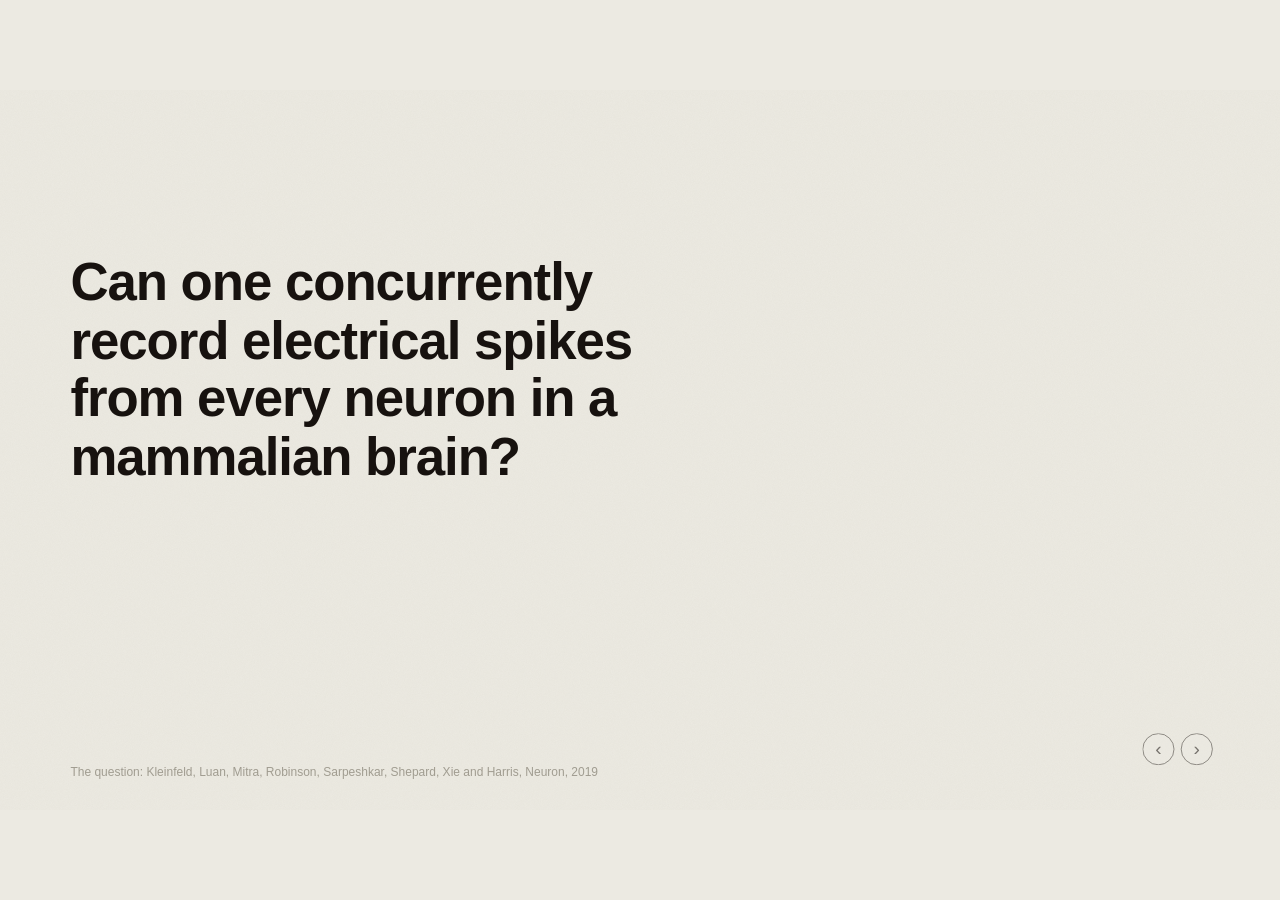
<file: index.html>
<!DOCTYPE html>
<html lang="en"><head><meta charset="utf-8"><meta name="viewport" content="width=device-width,initial-scale=1">
<title>Every neuron</title>
<link rel="icon" href="data:,">
<link rel="stylesheet" href="deck.css?v=33">
<script defer src="app.js?v=2"></script>
<script defer src="semester.js?v=11"></script>
</head>
<body>
<main id="stage">

<!-- 1 · Cover (two states: the 2019 question, then "in the age of AI") -->
<section class="slide cover ask active" data-sec="0" data-notes="The title of this talk is somebody else's question. In 2019, Lan Luan, Chong Xie and their colleagues asked in Neuron: can one concurrently record electrical spikes from every neuron in a mammalian brain? Their answer was that physics allows it. [next] We want to ask it again, seven years later, with one thing added: in the age of AI. The drawing is one neuron, by Cajal. Our names come up with the second line: this is joint work with Weinan.">
  <h1>Can one concurrently record electrical spikes from every neuron in a mammalian brain?</h1>
  <div class="build" data-steps>
    <i class="on"></i>
    <div class="ai">
      <p class="age">In the age of AI.</p>
      <p class="who">Weinan Wang · Howard Wang</p>
      <img class="lit" src="assets/art/cajal/ammon_pyramidal_light.png?v=3" alt="A single neuron drawn by Santiago Ramón y Cajal, shown light on dark">
      <p class="credit">Drawing: Santiago Ramón y Cajal · scan: Wellcome Collection, CC BY 4.0</p>
    </div>
  </div>
  <p class="src">The question: Kleinfeld, Luan, Mitra, Robinson, Sarpeshkar, Shepard, Xie and Harris, Neuron, 2019</p>
</section>

<!-- 2 · Two sides of one coin (draft of Howard's transition; five steps) -->
<section class="slide coin" data-sec="1" data-notes="Before the question, meet our big sister. Neuroengineering and artificial intelligence are two sides of one coin, and the coin is intelligence. They started in the same place, with the same people. Alan Turing asked in 1950 whether machines can think, and two years earlier he had sketched machines built from neuron-like units that learn. John von Neumann wrote the first design of a modern computer in 1945 in the language of neurons, and his last book was called The Computer and the Brain. For them it was one question. [next] Then it became two fields. On the left, ours: we go into the brain itself and see what is happening. On the right, AI: it takes what we know and builds intelligence from it. [next] They still share a unit. Ours is the neuron. Theirs is the artificial neuron, borrowed in 1943. [next] Here is where the big sister is far ahead. In an AI model every unit can be read and written at any moment. In a brain we read a few thousand neurons at once, out of 86 billion. What AI has for free is exactly what our title asks for. [next] And she is moving faster. Our count has doubled every 7.4 years. Hers doubles in months. The rest of this talk is about closing that gap, with her help. [Howard: a draft of your idea. Check the two history lines; the months figure for AI needs a source.]">
  <div class="sides"></div>
  <p class="seam top">Two sides of one coin: intelligence</p>
  <div class="pairs build" data-steps>
    <div class="pair origin on">
      <div><span><small>Alan Turing · 1950</small><q>Can machines think?</q><em>In 1948 he sketched machines made of neuron-like units that learn.</em></span><img src="assets/art/people/turing_1951.jpg?v=1" alt="Alan Turing, photographed in 1951"></div>
      <div><img src="assets/art/people/von_neumann_lanl.jpg?v=1" alt="John von Neumann, photographed at Los Alamos"><span><small>John von Neumann · 1958</small><q>The Computer and the Brain</q><em>In 1945 he described the logic of the first stored-program computer with model neurons.</em></span></div>
    </div>
    <div class="pair head">
      <div><h2>Neuroengineering</h2><p>Go into the brain itself, and see what is happening.</p></div>
      <div><h2>Artificial intelligence</h2><p>Take what we know, and build intelligence from it.</p></div>
    </div>
    <div class="pair"><div>The neuron</div><b>The unit</b><div>The artificial neuron, borrowed in 1943</div></div>
    <div class="pair"><div>A few thousand at once, out of 86 billion</div><b>What we can reach</b><div>Every unit, read and written, at any moment</div></div>
    <div class="pair"><div>Twice as many every 7.4 years</div><b>The pace</b><div>Twice as much every few months</div></div>
  </div>
  <p class="credit">Photographs: Turing by Elliott &amp; Fry, 1951, public domain · von Neumann, Los Alamos National Laboratory</p>
</section>

<!-- 3 · The frontier (four steps) -->
<section class="slide bleed" data-sec="1" data-notes="This is what each step outward has bought. Across is how many neurons we read, up is how many we write. By 2006: cochlear implants let people hear, from the 1980s; deep brain stimulation steadies a tremor, 1997; and a paralysed man moves a cursor, 2006. [next] By 2016: a robotic arm, 2012; an implant that stops a seizure as it starts, 2013; touch felt through a robotic hand, 2016. [next] Today: letters seen as points of light, 2021; walking again with a bridge from brain to spinal cord, 2023; speech at about 60 words a minute, 2023; and people playing chess, Civilization and Counter-Strike with an implant, from 2024. [next] And beyond the line: talking at full speed, moving the whole body, natural vision, memory in Alzheimer's, and at the far end sharing a thought and uploading a memory. Nothing on the right exists. Every item on it needs more neurons, read and written. The placement of the points is illustrative.">
  <div class="frames" data-steps>
    <img class="on" src="assets/plots/frontier_1.svg?v=17" alt="What brain interfaces could do by 2006: hear again, steady a tremor, move a cursor. Axes: neurons we read, neurons we write.">
    <img src="assets/plots/frontier_2.svg?v=17" alt="By 2016: stop a seizure as it starts, feel touch through a robotic hand, move a robotic arm.">
    <img src="assets/plots/frontier_3.svg?v=17" alt="Today: see letters as points of light, walk again, play video games, speak in sentences.">
    <img src="assets/plots/frontier_4.svg?v=17" alt="The future, not reached yet: talk at full speed, move the whole body again, see naturally again, restore memory in Alzheimer's, share a thought brain to brain, upload our memories.">
  </div>
</section>

<!-- 4 · How far along (four steps) -->
<section class="slide bleed" data-sec="1" data-notes="How far along are we. The scale is logarithmic: each step up is a thousand times more, and on this scale a steady doubling is a straight line. On the right is a ladder of brains for scale: one neuron, a worm with 302, a fruit fly with 140,000, a mouse with 71 million, and us with 86 billion. Dark dots are neurons recorded at once with electrodes, green dots optical, red squares electrode channels. The blue diamond is our system: 5,376 channels, more than a worm and less than a fly. From one neuron in 1959 to here took 67 years: twelve doublings, one every 7.4 years. [next] To every neuron in a human brain is 24 more doublings. At the same pace, straight on, we arrive in 2203. [next] To arrive in 2050 the line has to bend: each doubling faster than the last, one a year on average. [next] People in AI talk about 2030 for what their field will do. For us, 2030 means 24 doublings in four years: one every two months on average. A straight line cannot get there. The doubling time itself has to shrink, generation after generation, and that only happens if each generation is built from the last one: the same chip, the same head, eight times over, as 4K goes to 32K. That is the foundation we are building. These curves are not forecasts. They show what each date would demand.">
  <div class="frames" data-steps>
    <img class="on" src="assets/plots/scaling_1.svg?v=20" alt="Neurons or channels recorded at once, by year, on a logarithmic scale. From one neuron in 1959 to 5,376 channels in 2026: twelve doublings in 67 years.">
    <img src="assets/plots/scaling_2.svg?v=20" alt="24 more doublings to the 86 billion neurons of a human brain. At the historical pace of one every 7.4 years: 2203.">
    <img src="assets/plots/scaling_3.svg?v=20" alt="One doubling a year: 2050.">
    <img src="assets/plots/scaling_4.svg?v=20" alt="To arrive by 2030: one doubling every two months.">
  </div>
</section>

<!-- 5 · Eight steps of x8 (four steps) -->
<section class="slide bleed" data-sec="1" data-notes="So how do we get 24 doublings? Count them another way. One of our heads records 4,096 channels. Multiply by eight, eight times, and you are at every neuron in a human brain: 4,096 times eight to the eighth is 69 billion, and 86 billion is just above it. So the whole road is eight steps of times eight. The fly brain sits between the first and second step, the mouse brain between the fourth and fifth. [next] The first step is the one we designed this semester: one head to eight heads, 4K to 32K. It is the same chip and the same head, eight times over. [next] Each step runs into a different limit. The first one we know, because we are in it: 64 bonds made by hand. The next is the probe itself: today's threads end near a hundred thousand channels. After that come the problems the 2019 paper listed: data, insertion, power, tissue, lifetime. Only the first is measured; the rest is our reading. [Howard: correct these labels.] [next] And here is the point. If every step takes as long as the one before, we are back on the straight line. Each step has to take less time than the last. That only happens when a step reuses what the step before it built, and when the loops inside a step turn fast. The rest of the talk is about those two things. The 22 percent on this picture is only there to draw it; it is not a measurement.">
  <div class="frames" data-steps>
    <img class="on" src="assets/plots/steps8_1.svg?v=10" alt="A staircase on a logarithmic scale: from one head with 4,096 recording channels, eight steps of times eight reach 69 billion, just under the 86 billion neurons of a human brain.">
    <img src="assets/plots/steps8_2.svg?v=10" alt="The first step, from one head to eight heads, is highlighted: it is designed.">
    <img src="assets/plots/steps8_3.svg?v=10" alt="Beside each step, the limit we expect there: 64 bonds by hand; today's threads end near 100,000; data; insertion; power; tissue; lifetime; a human brain.">
    <img src="assets/plots/steps8_4.svg?v=10" alt="The same eight steps drawn against time, each step shorter than the one before.">
  </div>
</section>

<!-- 6 · Eight steps, each faster (statement; moved here from the end on 23 Nov) -->
<section class="slide closing" data-sec="1" data-notes="So that is the road. From one head to every neuron: eight steps of times eight. At the pace of history they take two centuries. They only fit in our lifetimes if each one is faster than the last. The rest of this talk is about how: first the principles we work by, then the system we built with them.">
  <div class="mid">
    <p class="dateline">From one head to every neuron</p>
    <p class="big fit">Eight steps. Each one faster than the last.</p>
    <img id="path" src="assets/plots/path.svg?v=9" alt="The path: 512, 4K now, 32K, 100K, a new probe, every neuron">
  </div>
  <img class="band" src="assets/art/cajal/retina_band_ink.png?v=4" alt="A row of many nerve cells of the retina, drawn in ink by Santiago Ramón y Cajal">
  <p class="credit">Drawing: Santiago Ramón y Cajal · scan: Wellcome Collection, CC BY 4.0</p>
</section>

<!-- 7 · Three principles -->
<section class="slide" data-sec="2" data-notes="So how do we work, when we know a much stronger AI is coming? Three principles. [next] One: make it fungible. Whatever we build today, a stronger AI that arrives next year should be able to pick up and use: the files, the tools, the fixtures. The work we lay down today has to stay useful. [next] Two: build with the next step in mind. Every design decision is also a decision about the step after this one. [next] Three: close the loop. Design, build and test have to be one loop, and our job is to make that loop turn faster every time.">
  <h1>Three principles for building with AI</h1>
  <ol class="rules three build" data-steps>
    <li class="on"><b>Make it fungible</b><span>What we build today, a much stronger AI should still be able to use.</span></li>
    <li><b>Build with the next step in mind</b><span>Each design is also a decision about the step after it.</span></li>
    <li><b>Close the loop</b><span>Design, build and test as one loop that turns faster every time.</span></li>
  </ol>
</section>

<!-- 8 · The caution: AI's work is still my work -->
<section class="slide" data-sec="2" data-notes="One caution before my own work, and it is about people, not machines. When someone hands me work that AI made, I get an uneasy feeling. I cannot tell how much they understand it, or how much care went into it. I think most of us feel this. And I have been on the other side. [Tell the fixture story here, out loud: I used AI to design a holder so the bonder's suction could grip the board, from photographs and the board's dimensions. I sent the file to a colleague who runs the mill and asked if it could be cut in aluminium. He helped, as he always does, and he also told me the file could not be milled as it was. I meant to make something easy. What I handed him was something that looked finished and that I did not fully understand, and an expert sees that at once.] So the rule I take from it: what AI makes for me is still my work. Before I hand it on, I should be able to explain it, and it should have been checked against how it will really be made. Otherwise I am passing my uncertainty to the next person, and they pay for it.">
  <div class="mid">
    <p class="dateline">One caution</p>
    <p class="big fit">AI's work is still my work.</p>
    <p class="sub">If I cannot explain it, the person I hand it to can tell.</p>
  </div>
</section>

<!-- 9 · Roadmap of Howard's part -->
<section class="slide" data-sec="2" data-notes="From here on it is mostly my own work: the 4K project. I want to show that it follows those three principles, so here is the road map, with each stop marked by the principle it shows. [next] First the system itself, part by part, from the probe to the computer. It is one chip repeated, and its host was built with eight ports from the start. [next] Then how the probe goes onto the chip. The next step leaves only 1.1 millimetres for it, and today that work is done by hand. [next] Then what carries forward from 512 to 4K to 32K, and what does not. [next] And last the loops: how long one turn of design, fabrication and bonding takes, and what is still open. [Howard: a draft. Check which principle belongs to which stop.]">
  <h1>The 4K project, by the same three principles</h1>
  <div class="rm">
    <div class="row hd"><div></div><div><i>1</i>Make it fungible</div><div><i>2</i>Build with the next step in mind</div><div><i>3</i>Close the loop</div></div>
    <div class="rows build" data-steps>
      <div class="row on"><div class="what"><b>The system, part by part</b><span>from the probe to the computer</span></div><div class="c">one chip, repeated 8 and 64 times</div><div class="c">a host with eight ports from the start</div><div class="c">every board testable alone</div></div>
      <div class="row"><div class="what"><b>Probe onto chip</b><span>today, and the proposal</span></div><div class="c no">.</div><div class="c">it has to fit in 1.1 mm</div><div class="c">today it is done by hand</div></div>
      <div class="row"><div class="what"><b>What carries forward</b><span>512, 4K, 32K</span></div><div class="c">what is reused as it is, and what is not</div><div class="c no">.</div><div class="c no">.</div></div>
      <div class="row"><div class="what"><b>The loops, and what is open</b><span>design, fabrication, bonding</span></div><div class="c no">.</div><div class="c no">.</div><div class="c">the slowest loop sets the pace</div></div>
    </div>
  </div>
</section>

<!-- 10 · Draft marker -->
<section class="slide" data-sec="2" data-notes="[A note to ourselves, not for the audience.] From here on the slides are mostly AI-generated. The content is what I want to cover; the slides are not at the level I want and will change.">
  <div class="mid">
    <p class="dateline">Draft from here on</p>
    <p class="big fit">Mostly AI-generated.</p>
    <p class="sub">The content is what I want to cover. I am not satisfied with these slides yet, and they will change.</p>
  </div>
</section>

<!-- 11 · Four rules -->
<section class="slide draft" data-sec="2" data-notes="Four rules follow from that, and you will see each of them in the hardware. One: one part, repeated. The same chip eight times makes a head, and the same head eight times makes 32K. Two: one joint everywhere. Every board-to-board connection in the head is the same connector at the same height, so boards can be swapped and restacked. Three: build the next step's host first. The host board has had eight ports from the first version, although we only need one today. Four: every board can be tested alone. Each one ships in a frame with its own test points. And under all four: the design lives in files, so AI can turn the loop. The host board went through 26 versions in 20 days.">
  <h1>Four rules we design by</h1>
  <ol class="rules build" data-steps>
    <li class="on"><b>One part, repeated</b><span>The same chip × 8 is a head. The same head × 8 is 32K.</span></li>
    <li><b>One joint everywhere</b><span>Every board in the head meets the next through the same connector, at the same 1.5 mm.</span></li>
    <li><b>Build the next step's host first</b><span>The host board has had eight ports since its first version. Today we need one.</span></li>
    <li><b>Every board testable alone</b><span>Each board ships in a frame with its own test points, before it goes into a stack.</span></li>
  </ol>
  <p class="foot-note">And all of it lives in files, so AI can turn the loop: the host board went through 26 versions in 20 days.</p>
</section>

<!-- 12 · One chip to eight heads (three steps) -->
<section class="slide draft" data-sec="2" data-notes="What we built. One ASIC has 512 recording and 128 stimulation channels; that works on the bench today. [next] One head is a stack of boards carrying eight of the same ASIC: 4,096 recording, 1,024 stimulation. That is the 4K system, designed this semester. [next] Eight of the same head on one host board is 32,768 recording and 8,192 stimulation channels. Nothing in the third picture is a new part. That is what makes it one step of times eight and not a new project.">
  <h1>The same chip, eight times, and eight times again</h1>
  <div class="fill frames" data-steps>
    <img class="on" src="assets/plots/chips_1.svg?v=5" alt="One ASIC, 512 channels, working today.">
    <img src="assets/plots/chips_2.svg?v=5" alt="Times eight: one head of eight ASICs, 4,096 channels, designed this semester.">
    <img src="assets/plots/chips_3.svg?v=5" alt="Times eight again: eight heads, 64 ASICs, 32,768 channels, next.">
  </div>
</section>

<!-- 13 · 3D system -->
<section class="slide draft" data-sec="3" data-notes="The system in 3D, from the real board models. Eight heads, each on its own Micro-HDMI cable, into the HDMI Extension Board with the FPGA module, then PCI Express to the PC. Click a board to see what it does. The second view puts the heads on the animal.">
  <div class="row"><h1>The 4K head, and eight of them</h1>
    <div class="seg" id="approach"><button data-approach="custom" aria-pressed="true">System</button><button data-approach="head" aria-pressed="false">On the head</button></div></div>
  <div class="fill"><iframe id="overview-frame" data-src="assets/overview-3d/index.html?embed=1&amp;approach=custom" title="3D overview of the recording system" allow="fullscreen"></iframe></div>
</section>

<!-- 14 · Signal path -->
<section class="slide draft" data-sec="3" data-notes="Here is the path a signal takes, from the brain to the computer. I will go through it one part at a time, and for each part I will answer the same three questions: what it does, what we decided and why, and what happens to it at 32K. The row of names at the top of each slide is this path; the blue one is where we are.">
  <h1>From the brain to the computer, one part at a time</h1>
  <div class="fill"><img class="plot onpaper" src="assets/system/fig_data_path.svg?v=1" alt="The data path from the probe through the ASIC, the head boards, the cable and the host board to the computer"></div>
  <p class="foot-note">For each part: what it does · what we decided · what happens to it at 32K</p>
</section>

<!-- 15 · Part: probe -->
<section class="slide draft part" data-sec="3" data-notes="The first part is the probe. This is the SC512: four shanks, each 80 micrometres wide and about 7 millimetres long, 128 recording sites on each, 512 in all. Its back end has 512 pads on a 180 micrometre grid. We did not redesign it. One probe goes on each ASIC, so a head carries eight and the 32K system carries sixty-four. The picture also shows the ribbon cable that today sits between the probe and the chip; that is the next part. [Two more presses on this slide: the decision, then what happens at 32K.] Numbers, if asked: SC512 · 3.24 × 14.78 mm · shanks 80 µm wide, 7.12 mm long · 512 pads on a 16 × 32 grid at 180 µm.">
  <p class="chain"><b>Probe</b><span>Bond</span><span>ASIC</span><span>ASIC board</span><span>Power board</span><span>Frontend FPGA</span><span>Cable</span><span>Host board</span><span>PC</span></p>
  <h1>The probe</h1>
  <p class="does">512 recording sites on four flexible shanks.</p>
  <div class="fill two">
    <figure><img data-zoom class="onpaper" src="assets/system/all_parts_same_scale.png?v=1" alt="The SC512 probe, its ribbon cable and its holder drawn at the same scale"></figure>
    <div class="q build" data-steps>
      <i class="on"></i>
      <p class="dec">We kept the probe as it is. One for each chip.</p>
      <p class="at32"><span>At 32K</span>The same probe × 64</p>
    </div>
  </div>
</section>

<!-- 16 · Part: ASIC -->
<section class="slide draft part" data-sec="3" data-notes="The ASIC. One chip records 512 channels at 12 bits and 31.25 kilosamples per second each, and stimulates on 128 channels. Noise is 4 to 5 microvolts, power under 20 microwatts per channel, and the die is about 8 by 7 millimetres. This is the part we treat as fixed. Every other decision in the system is about how to repeat this chip: eight in a head, sixty-four at 32K. This photograph is our own, of one chip bonded on its board. [Two more presses on this slide: the decision, then what happens at 32K.] Numbers, if asked: 512 record · 128 stimulate · 12 bit · 31.25 kS/s per channel · 0.3 to 10 kHz · 4 to 5 µVrms · under 20 µW per channel · 8.1 × 7 mm.">
  <p class="chain"><span>Probe</span><span>Bond</span><b>ASIC</b><span>ASIC board</span><span>Power board</span><span>Frontend FPGA</span><span>Cable</span><span>Host board</span><span>PC</span></p>
  <h1>The ASIC</h1>
  <p class="does">512 channels to record, 128 to stimulate, on one chip.</p>
  <div class="fill two">
    <figure><img data-zoom src="assets/photos/bond_1.jpg" alt="Photograph of the ASIC wire-bonded onto its board"></figure>
    <div class="q build" data-steps>
      <i class="on"></i>
      <p class="dec">The chip is fixed. Everything else is built around repeating it.</p>
      <p class="at32"><span>At 32K</span>The same chip × 64</p>
    </div>
  </div>
</section>

<!-- 17 · Bonding today -->
<section class="slide draft" data-sec="3" data-notes="The other half is getting the probe onto the chip. This is how one probe goes onto one ASIC today. The counter is the wire bonder: five passes, 1,024 rivets, then the probe is flipped over the chip. For 4K that is eight times per head.">
  <h1>Probe onto chip, today</h1>
  <div class="fill"><iframe data-src="assets/bonding-steps/index.html?autoplay=1&amp;v=5" title="Probe bonding, step by step" allow="fullscreen"></iframe></div>
</section>

<!-- 18 · Part: the 1.1 mm -->
<section class="slide draft part" data-sec="3" data-notes="Why does the bonding have to change at all? Because of the stack. To fit eight ASICs on a head, the ASIC boards sit one above the other, 1.5 millimetres apart, joined by the same connector everywhere. The parts on the board above hang into that gap, so what is left above each ASIC board is about 1.1 millimetres. Today's build, with the ribbon, stands about 2.8. It does not fit. So the build has to change, and that is the proposal on the next slide.">
  <p class="chain"><span>Probe</span><b>Bond</b><span>ASIC</span><span>ASIC board</span><span>Power board</span><span>Frontend FPGA</span><span>Cable</span><span>Host board</span><span>PC</span></p>
  <h1>Why the bond has to change: 1.1 mm</h1>
  <div class="fill"><img class="plot onpaper" data-zoom src="assets/stack/asic_stack_side_v10.png" alt="Side view of two stacked ASIC boards: 0.8 mm boards, 1.5 mm to the next board, 1.1 mm of clearance for the ASIC die, its bonds and the probe"></div>
  <p class="nums">Boards 0.8 mm thick · 1.5 mm to the next board · 1.1 mm left above each ASIC board · today's build stands about 2.8 mm</p>
</section>

<!-- 19 · Proposal -->
<section class="slide draft" data-sec="3" data-notes="The 4K stack leaves only about 1.1 millimetres above each ASIC board. Today's build stands about 2.8. So the proposal is to put the probe directly on the ASIC: three wire-bonder passes instead of five, and it fits.">
  <h1>Proposal: probe directly on the ASIC</h1>
  <div class="fill duo">
    <figure><iframe data-src="assets/bond3d/index.html?clean=1&amp;mode=current&amp;epoxy=0" title="Today: ribbon between the ASIC and the probe"></iframe><figcaption><span>Today</span><b>5 passes · 2.8 mm</b></figcaption></figure>
    <figure><iframe data-src="assets/bond3d/index.html?clean=1&amp;mode=direct&amp;epoxy=0" title="Proposed: probe directly on the ASIC"></iframe><figcaption><span>Proposed</span><b>3 passes · 1.1 mm</b></figcaption></figure>
  </div>
</section>

<!-- 20 · Part: ASIC board -->
<section class="slide draft part" data-sec="3" data-notes="The ASIC board carries two ASICs. Four of these boards make a head: a bottom and a top board on each side. Two decisions here. First, the top and bottom boards share one layer stack, so they are made the same way. Second, the bottom board passes every supply rail straight up to the top board, so one port below feeds four ASICs. It is ten layers in 0.8 millimetres, which is at the edge of what the factory will do; they have not confirmed it yet. This board is designed and on hold, not ordered. [Howard: say why it is on hold.] [Two more presses on this slide: the decision, then what happens at 32K.] Numbers, if asked: V15 · 2 ASICs per board · 10 layers in 0.8 mm · 22.5 × 17.1 mm · designed, on hold, not ordered.">
  <p class="chain"><span>Probe</span><span>Bond</span><span>ASIC</span><b>ASIC board</b><span>Power board</span><span>Frontend FPGA</span><span>Cable</span><span>Host board</span><span>PC</span></p>
  <h1>The ASIC board</h1>
  <p class="does">Two chips and their probes on one board.</p>
  <div class="fill two">
    <figure><img data-zoom src="assets/system/asict_angled.jpg?v=1" alt="3D render of the ASIC board with its 80-pin connector"></figure>
    <div class="q build" data-steps>
      <i class="on"></i>
      <p class="dec">One design for the top and the bottom board. Power passes straight through.</p>
      <p class="at32"><span>At 32K</span>The same board × 32</p>
    </div>
  </div>
</section>

<!-- 21 · Part: power board -->
<section class="slide draft part" data-sec="3" data-notes="The power board, which we call the FPGA-LDO board. It takes 3.3 volts and makes the seven quiet supplies the ASICs need, plus plus and minus 8 volts for stimulation. Analog and digital ground meet at a single point. It sits in the middle of the head with two identical ports, one up and one down, each feeding four ASICs. We looked at two layouts. Option B split this into two smaller boards and was two grams lighter, but it needed at least 132 contacts through one connector and the connector family stops at 120. So Option A it is, and B was archived on 14 November. [Two more presses on this slide: the decision, then what happens at 32K.] Numbers, if asked: FPGA-LDO, Option A · layout V24 · 6 layers · 22.6 × 36.8 mm · two 80-pin ports · at the factory for review, not paid.">
  <p class="chain"><span>Probe</span><span>Bond</span><span>ASIC</span><span>ASIC board</span><b>Power board</b><span>Frontend FPGA</span><span>Cable</span><span>Host board</span><span>PC</span></p>
  <h1>The power board</h1>
  <p class="does">Quiet power for eight chips, from one 3.3 V supply.</p>
  <div class="fill two">
    <figure><img data-zoom class="onpaper" src="assets/system/ldo_angled.jpg?v=1" alt="3D render of the FPGA-LDO board with its board-to-board connectors"></figure>
    <div class="q build" data-steps>
      <i class="on"></i>
      <p class="dec">One board with two identical ports. The split version ran out of pins.</p>
      <p class="at32"><span>At 32K</span>The same board × 8</p>
    </div>
  </div>
</section>

<!-- 22 · Part: frontend FPGA -->
<section class="slide draft part" data-sec="3" data-notes="The frontend FPGA board. Each ASIC puts out eight data lines at 32 megahertz, so a head has sixty-four. An Artix-7 on the head captures all of them and sends them out as one serial lane at 3.125 gigabits per second. That is what lets a whole head leave on a single cable. It is fourteen layers on a board about 23 by 25 millimetres. The firmware has not been built yet: the design tools have never been run on it. [Howard: confirm the reason for putting the FPGA on the head.] [Two more presses on this slide: the decision, then what happens at 32K.] Numbers, if asked: V14 · Artix-7 (XC7A35T) · 14 layers · 22.6 × 25.5 mm · one lane at 3.125 Gb/s · at the factory for review, not paid.">
  <p class="chain"><span>Probe</span><span>Bond</span><span>ASIC</span><span>ASIC board</span><span>Power board</span><b>Frontend FPGA</b><span>Cable</span><span>Host board</span><span>PC</span></p>
  <h1>The frontend FPGA board</h1>
  <p class="does">Collects eight chips and sends them down one lane.</p>
  <div class="fill two">
    <figure><img data-zoom class="onpaper" src="assets/system/fe_angled.jpg?v=1" alt="3D render of the frontend FPGA board with its Micro-HDMI connector"></figure>
    <div class="q build" data-steps>
      <i class="on"></i>
      <p class="dec">The FPGA rides on the head, so a head needs only one cable.</p>
      <p class="at32"><span>At 32K</span>The same board × 8</p>
    </div>
  </div>
</section>

<!-- 23 · Part: the head -->
<section class="slide draft part" data-sec="3" data-notes="Put together, that is one head: the frontend FPGA board on top, the power board under it, and two pairs of ASIC boards, one pair above and one below. Every joint between boards is the same connector at the same 1.5 millimetre height. The whole stack is about 23 by 47 by 14 millimetres, and we estimate 8 to 10 grams. One thing still open: the connectors are not keyed, so an ASIC board can be plugged in turned around. That is on the list at the end.">
  <p class="chain"><span>Probe</span><span>Bond</span><span>ASIC</span><b>ASIC board</b><span>Power board</span><span>Frontend FPGA</span><span>Cable</span><span>Host board</span><span>PC</span></p>
  <h1>One head: eight ASICs in 23 × 47 × 14 mm</h1>
  <div class="fill"><img class="plot onpaper" data-zoom src="assets/system/fig_head_stack_side.svg?v=1" alt="Side view of the head stack: frontend FPGA board, power board, and two pairs of ASIC boards"></div>
  <p class="nums">22.64 × 47.05 × 13.71 mm · 8 to 10 g, estimated · every board-to-board joint is the same connector (Hirose DF40C, 1.5 mm)</p>
</section>

<!-- 24 · Part: cable -->
<section class="slide draft part" data-sec="3" data-notes="The cable. Each head connects with one ordinary Micro-HDMI cable, about a metre long. We use its wire pairs our own way: one pair carries the recording lane up, one carries a 32 megahertz clock down, one carries commands, and one pin carries all of the head&#x27;s power at 5 volts. Because every head gets the same clock from the host, all sixty-four ASICs sample at the same instant. One detail to check: the plug has to be under 12.5 millimetres wide and the cable we picked is listed at 12.7. [Two more presses on this slide: the decision, then what happens at 32K.] Numbers, if asked: Micro-HDMI to Micro-HDMI, 3 ft · chosen 16 Nov, not bought yet.">
  <p class="chain"><span>Probe</span><span>Bond</span><span>ASIC</span><span>ASIC board</span><span>Power board</span><span>Frontend FPGA</span><b>Cable</b><span>Host board</span><span>PC</span></p>
  <h1>The cable</h1>
  <p class="does">Data, clock, commands and power in one Micro-HDMI cable.</p>
  <div class="fill two">
    <figure><table class="pins"><tr><td>Recording data</td><td>1 lane up · 3.125 Gb/s</td></tr><tr><td>Clock</td><td>32 MHz down · the same on every port</td></tr><tr><td>Commands</td><td>1 pair down · 64 Mb/s</td></tr><tr><td>Programming</td><td>JTAG</td></tr><tr><td>Power</td><td>5 V on one pin</td></tr></table></figure>
    <div class="q build" data-steps>
      <i class="on"></i>
      <p class="dec">A cable anyone can buy. One shared clock keeps all 64 chips in step.</p>
      <p class="at32"><span>At 32K</span>The same cable × 8</p>
    </div>
  </div>
</section>

<!-- 25 · Part: host board -->
<section class="slide draft part" data-sec="3" data-notes="The host board, which we call the HDMI Extension Board. It has eight Micro-HDMI ports, makes 5 volts for the heads with a current limit on each port, sends each port its clock, and carries the FPGA module. Two decisions matter here. It has had eight ports from the very first version, although one head needs one. So going to 32K does not touch this board. And we did not invent its shape or its link to the PC: both are copied from the reference board that the module maker publishes. This is the board that went from version 14 to version 40 in twenty days. [Two more presses on this slide: the decision, then what happens at 32K.] Numbers, if asked: HDMI Extension Board V40 · 8 ports · 6 layers · 168 × 114 mm · 5 V at 6 A, each port current-limited · PCI Express × 4 · at the factory for review, not paid.">
  <p class="chain"><span>Probe</span><span>Bond</span><span>ASIC</span><span>ASIC board</span><span>Power board</span><span>Frontend FPGA</span><span>Cable</span><b>Host board</b><span>PC</span></p>
  <h1>The host board</h1>
  <p class="does">Powers and clocks up to eight heads, and talks to the PC.</p>
  <div class="fill two">
    <figure><img data-zoom class="onpaper" src="assets/system/hdmi_angled.jpg?v=1" alt="3D render of the HDMI Extension Board with eight Micro-HDMI ports and a PCI Express edge"></figure>
    <div class="q build" data-steps>
      <i class="on"></i>
      <p class="dec">Eight ports since the first version. Today we use one.</p>
      <p class="at32"><span>At 32K</span>The same board, as it is</p>
    </div>
  </div>
</section>

<!-- 26 · Part: numbers to the PC -->
<section class="slide draft part" data-sec="3" data-notes="At the far end is a bought FPGA module, an Opal Kelly XEM8310, and the PC. The numbers: one head is 1.5 gigabits per second of recording data. Its lane runs at 3.125. One head fits through USB 3. Eight heads are 12.3 gigabits per second, and that needs PCI Express, four lanes at generation 3, which the host board already has. One honest caveat: a review found that the raw capture format as written needs 2.56 gigabits per head, slightly more than the lane's 2.5 of payload. That has to be settled in the firmware.">
  <p class="chain"><span>Probe</span><span>Bond</span><span>ASIC</span><span>ASIC board</span><span>Power board</span><span>Frontend FPGA</span><span>Cable</span><span>Host board</span><b>PC</b></p>
  <h1>To the computer: the numbers</h1>
  <div class="fill stats build" data-steps>
    <div class="on"><b>1.5 Gb/s</b><span>one head<br>4,096 channels</span></div>
    <div><b>3.125 Gb/s</b><span>the lane on each cable</span></div>
    <div><b>12.3 Gb/s</b><span>eight heads<br>32,768 channels</span></div>
  </div>
  <p class="nums">FPGA module: Opal Kelly XEM8310, bought · one head fits through USB 3 · eight heads need PCI Express × 4, generation 3, which the host board already has</p>
</section>

<!-- 27 · KiCad -->
<section class="slide draft" data-sec="3" data-notes="The boards as laid out in KiCad; the viewer reads the real board files, so you can zoom and switch layers. HDMI Extension: eight Micro-HDMI ports and a PCI Express edge. Frontend FPGA: an Artix-7 on fourteen layers, small enough to sit on the head. FPGA-LDO: the clean supplies for the ASICs. All pass design-rule checks with zero errors, order files are made, nothing is ordered yet.">
  <div class="row"><h1>The boards</h1>
    <div class="seg switch"><button data-view="lv-hdmi" aria-selected="true">HDMI Extension</button><button data-view="lv-frontend" aria-selected="false">Frontend FPGA</button><button data-view="lv-ldo" aria-selected="false">FPGA-LDO</button></div></div>
  <div class="fill panels">
    <div class="panel active" id="lv-hdmi"><iframe data-src="assets/layout-viewer/hdmi-v39/index.html?embed=1" title="HDMI Extension Board layout"></iframe></div>
    <div class="panel" id="lv-frontend"><iframe data-src="assets/layout-viewer/frontend-v13-frame/index.html?embed=1" title="Frontend FPGA Board layout"></iframe></div>
    <div class="panel" id="lv-ldo"><iframe data-src="assets/layout-viewer/ldo-v24-frame/index.html?embed=1" title="FPGA-LDO Board layout"></iframe></div>
  </div>
</section>

<!-- 28 · Test frames -->
<section class="slide draft" data-sec="3" data-notes="Rule four in practice. Each board comes back from the factory inside a break-off frame, 70 by 70 millimetres, with a header and test points, so it can be powered and probed on the bench on its own before it goes into a stack. Our professor asked for this, after the test board of the Open Ephys ONIX system. The frame does a second job: it is the panel the factory needs to assemble such a small board. On the right are the test points on the host board. Click a picture to zoom.">
  <h1>Every board can be tested alone</h1>
  <div class="fill shots three">
    <figure><img data-zoom src="assets/boards/frontend_v14_frame_iso.png" alt="Frontend FPGA Board in its test frame"><figcaption>Frontend FPGA</figcaption></figure>
    <figure><img data-zoom src="assets/boards/fpga_ldo_v24_frame_top.png" alt="FPGA-LDO Board in its test frame"><figcaption>FPGA-LDO</figcaption></figure>
    <figure><img data-zoom src="assets/boards/hdmi_v39_probe_map.png" alt="Test points on the HDMI Extension Board"><figcaption>HDMI Extension · test points</figcaption></figure>
  </div>
</section>

<!-- 29 · Software -->
<section class="slide draft" data-sec="3" data-notes="The software that runs the chip: it records all 512 channels, programs the stimulators, and can do both together. This is a real recording from this week, drawn in the layout of the chip; red frames are stimulator channels.">
  <h1>All 512 channels, live</h1>
  <div class="fill shots"><figure><img data-zoom src="assets/software/lab_tools_map_real_recording.png" alt="A real recording shown as a map of all 512 channels"></figure></div>
</section>

<!-- 30 · Status -->
<section class="slide draft" data-sec="4" data-notes="Where it all stands today, plainly. The chip, the probe and the 512-channel setup work, and the software made its first recording from the real chip this month. The three new boards, the host, the frontend and the power board, were submitted to the factory on 22 November as bare boards and are under review; they are not paid for yet. The ASIC board is designed and on hold. The FPGA module is bought, the cable is chosen. Nothing of the 4K system has been tested, because nothing of it exists yet. That is the honest state: the design is done, and the building starts now.">
  <h1>Where it stands today</h1>
  <table class="state">
    <tr><td>ASIC, probe, 512-channel setup</td><td class="ok">Working</td><td>first recording from the real chip this month</td></tr>
    <tr><td>Recording software</td><td class="ok">Working</td><td>for one chip</td></tr>
    <tr><td>Host board V40</td><td class="go">At the factory</td><td rowspan="3">submitted 22 Nov as bare boards, under review, not paid</td></tr>
    <tr><td>Frontend FPGA board V14</td><td class="go">At the factory</td></tr>
    <tr><td>Power board V24</td><td class="go">At the factory</td></tr>
    <tr><td>ASIC board V15</td><td class="wait">Designed</td><td>on hold, not ordered</td></tr>
    <tr><td>FPGA module · cable</td><td class="wait">Bought · chosen</td><td></td></tr>
    <tr><td>The 4K head as a whole</td><td class="no">Not built</td><td>nothing of it has been tested yet</td></tr>
  </table>
</section>

<!-- 31 · What carries forward -->
<section class="slide draft" data-sec="4" data-notes="[Three columns arrive one at a time: 512, then 4K, then 32K.] This is the same system, sorted by one question: at each generation, what was new work and what was reused as it is? A blue dot is new work. An open circle is reused. The ASIC was the work of the 512 generation, and it is reused eight times in a head and 64 times at 32K. The head boards and the host board were the work of this semester, and the host board already has eight ports, so 32K reuses both. One row is different. Putting the probe onto the chip is done again by hand, every time: once, then eight times, then 64 times. That row is the one that does not carry forward. [Howard: check every cell of this table; it is my reading of the system.]">
  <h1>What carries forward, and what does not</h1>
  <div class="fill carrywrap">
    <div class="labels"><div class="hd"></div><div class="rl"><b>The ASIC</b><span>512 to record, 128 to stimulate</span></div><div class="rl"><b>Recording software</b><span>records and stimulates</span></div><div class="rl"><b>Head boards</b><span>frontend FPGA, power</span></div><div class="rl"><b>Host board</b><span>eight ports from the start</span></div><div class="rl hand"><b>Probe onto chip</b><span>wire bonding</span></div></div>
    <div class="carry build" data-steps><div class="col on"><div class="hd"><b>512</b><span>one chip · working</span></div><div class="cell new">new work</div><div class="cell new">new work</div><div class="cell none"></div><div class="cell none"></div><div class="cell hand">by hand × 1</div></div><div class="col"><div class="hd"><b>4K</b><span>one head · designed</span></div><div class="cell same">the same chip × 8</div><div class="cell same">extended</div><div class="cell new">new work</div><div class="cell new">new work</div><div class="cell hand">by hand × 8</div></div><div class="col"><div class="hd"><b>32K</b><span>eight heads · next</span></div><div class="cell same">the same chip × 64</div><div class="cell same">extended</div><div class="cell same">the same boards × 8</div><div class="cell same">as it is</div><div class="cell hand">by hand × 64</div></div></div>
  </div>
  <p class="nums"><i class="k new"></i>new work <i class="k same"></i>reused as it is <i class="k hand"></i>done again by hand, every time</p>
</section>

<!-- 32 · The slowest loop (three steps) -->
<section class="slide draft" data-sec="4" data-notes="So what sets how long a step takes? Its slowest loop. Design: with AI, the HDMI board went through 26 versions in 20 days, about a day per turn. [next] Fabrication: about three weeks a turn. [next] Bonding: two months, by hand, and not fully solved. It took me, Weinan and Pablo a long time, and the manufacturer's engineer too. Design is no longer the bottleneck. The loop done by hand is, and it is also the one row that did not carry forward. So this is where the next step of times eight will be won or lost: make bonding a loop that turns in days, or remove it with the direct-on-ASIC build.">
  <h1>The slowest loop sets the pace of a step</h1>
  <div class="fill frames" data-steps>
    <img class="on" src="assets/plots/loops_1.svg?v=5" alt="Days for one turn of the design loop: 1 day; 26 versions in 20 days.">
    <img src="assets/plots/loops_2.svg?v=5" alt="Fabrication: about 3 weeks for one turn.">
    <img src="assets/plots/loops_3.svg?v=6" alt="Bonding: 2 months for one turn, by hand, not fully solved. An engraving of two hands working under a microscope.">
  </div>
</section>

<!-- 33 · What is still open -->
<section class="slide draft" data-sec="4" data-notes="And what is still open. I would rather show you this list than have you find it. How the probe attaches in the new build is not decided: we have to hold it flat and release it from its wafer piece, and the pad rows on the probe and the chip do not line up yet, 409 micrometres against 720. The firmware has never been built. The head-to-host link has almost no margin with the capture format as written. The head will run warm; the estimate is 14 to 62 degrees above ambient depending on assumptions, which is too wide to trust. The connectors are not keyed. And two things wait on the factories: ten layers in 0.8 millimetres, and copper across the break-off tabs. Each of these is a loop to turn, and most of them live in files.">
  <h1>What is still open</h1>
  <ol class="rules open">
    <li><b>Probe onto chip</b><span>How to hold the probe flat and release it. Pad rows do not line up yet: 409 µm on the probe, 720 µm on the chip.</span></li>
    <li><b>Firmware</b><span>Not built yet. The link has almost no margin with today's capture format.</span></li>
    <li><b>Heat</b><span>Estimates run from 14 to 62 °C above ambient. Too wide to trust; it needs a measurement.</span></li>
    <li><b>Connectors are not keyed</b><span>An ASIC board can be plugged in turned around.</span></li>
    <li><b>The factories</b><span>Ten layers in 0.8 mm is not confirmed. Copper across the break-off tabs is not approved.</span></li>
    <li><b>Bonding by hand</b><span>Ball errors are down to about 1 in 20. Still two months a turn.</span></li>
  </ol>
</section>

<!-- 34 · A proposal: a monthly AI lunch -->
<section class="slide" data-sec="4" data-notes="One proposal for the lab before I close. We all use AI now, a great deal, and each of us uses it differently. The work we hand each other has a lot of AI in it. But we almost never talk about how we use it. I think we would all gain from sharing that. So I propose a lunch, once a month, where we simply tell each other how we use it in our daily work: what worked, what did not, what we would not trust it with. And whenever a new model comes out, we meet and ask one question: what should it change in how we build our system? I would like to hear how each of you wants to use these tools. Thank you.">
  <h1>A proposal: a monthly AI lunch</h1>
  <ol class="rules three build" data-steps>
    <li class="on"><b>Why</b><span>We all use AI, a lot, and each of us differently. We almost never talk about it.</span></li>
    <li><b>What</b><span>Once a month, over lunch: how each of us uses it in daily work. What worked, and what did not.</span></li>
    <li><b>And when a new model comes out</b><span>We meet and ask one question: what should it change in how we build our system?</span></li>
  </ol>
</section>

<!-- 35 · Backup divider -->
<section class="slide" data-backup-start data-sec="0" data-notes="End of the talk. Everything after this slide is backup: the slides from the earlier, longer version, kept for questions.">
  <div class="mid">
    <p class="dateline">End of the talk</p>
    <p class="big">Backup</p>
  </div>
</section>

<!-- 36 · Roadmap (backup) -->
<section class="slide" data-sec="0" data-notes="The roadmap. First the goal: what neural engineering is trying to do, stated as a number, and why it matters beyond medicine. Second, what it takes: how far along we are, and the list of problems a 2019 paper says must be solved. Third the 4K system, what we built this semester. Fourth, going faster with AI: that 2019 list again, sorted by what AI can see and what it cannot.">
  <h1>Roadmap</h1>
  <ol class="road">
    <li><b>The goal</b><span>Every neuron, for everyone</span></li>
    <li><b>What it takes</b><span>How far, and the 2019 list</span></li>
    <li><b>The 4K system</b><span>What we built</span></li>
    <li><b>Going faster</b><span>With AI, and what it cannot see</span></li>
  </ol>
</section>

<!-- 37 · The elephant (backup) -->
<section class="slide" data-sec="0" data-notes="Before the goal, the elephant in the room. On 20 November a mathematician working with an AI model posted a proof of the Riemann hypothesis, written in the Lean proof language. It compiles, and the proof checker accepts it. Experts are still confirming that the formal statement really is the Riemann hypothesis. So: claimed and machine-checked, not yet accepted. Either way, the question for us is the same. If a machine can do that, what is left for people trying to move a field forward? Hold the question. The last part of the talk is my answer.">
  <div class="mid">
    <p class="dateline">20 Nov 2026 · An AI-written proof of the Riemann hypothesis is posted. It compiles. Experts are checking it.</p>
    <p class="big">What is left for us?</p>
  </div>
</section>

<!-- 38 · The unit (backup) -->
<section class="slide" data-sec="0" data-notes="What are we trying to solve. You can study the brain at three levels. Behaviour: one person, seen from the outside; that is psychology. Regions: imaging like fMRI, where each point averages about a million neurons. And cells: one neuron, one spike. We want the cellular level. That is what makes it neuroscience.">
  <h1>The unit is the neuron</h1>
  <div class="fill"><img class="plot" src="assets/plots/levels.svg?v=9" alt="Three levels: behaviour, one person; regions, about a million neurons per point; cells, one neuron"></div>
</section>

<!-- 39 · The 2019 paper (backup) -->
<section class="slide" data-sec="0" data-notes="We are not the first to ask. In 2019 eight people, among them Lan Luan and Chong Xie, asked in Neuron whether one can record spikes from every neuron in a mammalian brain. Their answer: physics allows it, for the cortex of a mouse. This is their design, seen from above and drawn to scale. Each blue dot is a shank six micrometres across, one every forty micrometres, and each shank hears the neurons within twenty micrometres of it. A shank carries 280 electrodes. That is twenty million channels for one mouse cortex, and it displaces about two percent of the tissue. For scale, the red outline is one Neuropixels shank today. Two things they did not cover: the human brain, and stimulation. And they wrote it before AI could help. Keep that in mind.">
  <h1>2019: can we record from every neuron? Physics says yes.</h1>
  <div class="fill"><img class="plot" src="assets/plots/design2019.svg?v=8" alt="The 2019 design seen from above, to scale: shanks 6 micrometres across on a lattice 40 micrometres apart among the neurons, with one Neuropixels shank for comparison. 40 micrometres between shanks, 280 electrodes on each shank, 20 million channels for one mouse cortex, 2 percent of the tissue displaced."></div>
  <p class="foot-note">Kleinfeld, Luan, Mitra, Robinson, Sarpeshkar, Shepard, Xie, Harris · Neuron 103, 1005 (2019) · mouse cortex, recording only · neuron bodies drawn 10 µm across for illustration</p>
</section>

<!-- 40 · Subfield (backup) -->
<section class="slide" data-sec="0" data-notes="This is why I say neuroscience is a subfield of neuroengineering, and not the other way round. Once we can record and stimulate every neuron, any experiment is a click of a button: choose which neurons to read, which to write, and when. All of neuroscience becomes a choice inside that capability. So the engineering problem contains the science.">
  <h1>Neuroscience is a subfield of neuroengineering</h1>
  <div class="fill"><img class="plot" src="assets/plots/subfield.svg?v=9" alt="A large circle, neuroengineering: read and write every neuron. Inside it a smaller circle, neuroscience: choose which ones and when. Then every experiment is a click."></div>
</section>

<!-- 41 · Who is it for (backup) -->
<section class="slide" data-sec="0" data-notes="Why does this matter outside the clinic? Today a brain interface means medicine, and that is the right place to start. Each dot here is eight million people. The red dots are everyone living with a spinal cord injury, about 15 million, and everyone who is blind, about 43 million: the people today's implants are built for first. Other conditions add more dots, but the picture does not change. The grey dots are everyone else. An interface that reads and writes every neuron is not only a treatment. It is for all of these dots.">
  <h1>Beyond medicine: who is it for?</h1>
  <div class="fill"><img class="plot" src="assets/plots/people.svg?v=7" alt="One thousand dots, each 8 million people. Seven are red: spinal cord injury and blindness, 58 million people. All one thousand: everyone, 8.2 billion."></div>
  <p class="foot-note">Spinal cord injury: 15.4 million (WHO, 2021) · blindness: 43 million (Bourne et al., Lancet Global Health, 2020) · world population: 8.2 billion</p>
</section>

<!-- 42 · Ten bits per second (backup) -->
<section class="slide" data-sec="0" data-notes="And this is what everyone is missing. Our senses gather about a billion bits every second. Everything we put out, typing, speaking, moving, runs at about ten bits per second. That is a factor of a hundred million, and it is the same for every healthy person: it is the speed limit on how we work with each other and with machines. The blue bar is one of our 4K heads: 1.5 billion bits per second of raw data, measured directly from the brain. Raw samples are not the same thing as information, so this is capacity, not meaning. But the wire is already wide enough. What is missing is the neurons on the other end of it.">
  <h1>We take in a billion bits a second. We put out ten.</h1>
  <div class="fill"><img class="plot" src="assets/plots/bits.svg?v=8" alt="Information rate on a logarithmic scale. In, what the senses gather: 1 billion bits per second. Out, typing, speaking, moving: 10 bits per second, a gap of one hundred million times. One 4K head, raw data: 1.5 billion bits per second."></div>
  <p class="foot-note">In and out: Zheng and Meister, Neuron, 2025 · one head: 4,096 channels at 31.25 kS/s, 12 bit</p>
</section>

<!-- 43 · Ceilings (backup) -->
<section class="slide" data-sec="0" data-notes="That straight line is not one technology. Each kind of probe climbs and then runs out. Stiff arrays as they are today first: the Utah array with 96 channels, then Neuropixels with 384 per probe; with several probes together they reached about two thousand channels, because thick shanks damage tissue when they are packed closely. Flexible threads are our work, the NET probes: we are at 4K, 32K is next, and my estimate is they run out around a hundred thousand channels. Beyond that we need a new kind of probe. The 2019 paper drew one: twenty million channels for a mouse cortex. Nobody has built it, and I do not know yet how it will be made. But there has been a next one every time, and there will be again. These ceilings are our estimates.">
  <h1>Each probe technology has a ceiling</h1>
  <div class="fill"><img class="plot" src="assets/plots/ceilings.svg?v=11" alt="Three S-curves on a logarithmic scale: stiff arrays today (Utah array 96, Neuropixels 384) level off near 2,000 channels, flexible threads (NET probes, our work) near 100,000, and a next probe, drawn in 2019 at 20 million channels and not built, reaches 86 billion"></div>
</section>

<!-- 44 · The 2019 list (backup) -->
<section class="slide" data-sec="0" data-notes="The same paper wrote down what has to be solved. Eight things. Probes: six-micrometre shanks with wires 35 nanometres wide. Power: 0.2 microwatts per channel. Data: find the spikes at the probe, before sending anything. Spike sorting, for twenty million channels. Insertion: a shank every forty micrometres, a tenth of the spacing of a Utah array. Assembly: electronics at the head of every shank. Tissue: nobody knows whether cortex tolerates losing two percent of its volume. And lifetime: electrode coatings degrade over months. I will take two of them now, data and power, and come back to the whole list at the end.">
  <h1>The 2019 list: what must be solved</h1>
  <div class="fill"><img class="plot" src="assets/plots/list2019.svg?v=7" alt="Eight problems from the 2019 paper: probes, power, data, spike sorting, insertion, assembly, tissue, lifetime. Written before AI could help."></div>
</section>

<!-- 45 · Bandwidth (backup) -->
<section class="slide" data-sec="0" data-notes="Can the data even be carried? Each channel is 31.25 kilosamples per second at 12 bits. One head is 192 megabytes per second. Every neuron in a human brain, raw, is about 4 petabytes per second. Compare that with the GPU NVIDIA is shipping now, the Rubin: the chip that trains and runs the large AI models, sold 72 to a rack. Its memory bandwidth, how fast it reads its own 288 gigabytes of memory, is 19.2 terabytes per second: raw, every neuron is about 210 of those, three racks. If the chip sends only spikes, it is about 2 terabytes per second, a tenth of one GPU. So bandwidth is not what stops us. The probes are.">
  <h1>Can we carry the data?</h1>
  <div class="fill"><img class="plot" src="assets/plots/bandwidth.svg?v=9" alt="Data rates on a logarithmic scale, from one channel at 47 kB/s to every neuron raw at 4 PB/s, against one NVIDIA Rubin GPU at 19.2 TB/s and one Vera Rubin rack of 72 GPUs at 1.4 PB/s"></div>
  <p class="foot-note">31.25 kS/s, 12 bit per channel · spikes only: 5 spikes/s per neuron, 5 bytes each · NVIDIA Rubin (2026): 288 GB of HBM4 memory per GPU; NVIDIA lists 19.2 or 22 TB/s, the lower is used</p>
</section>

<!-- 46 · Twenty watts (backup) -->
<section class="slide" data-sec="0" data-notes="Power is the hard one, and it splits in two. Computing, on the left. The brain runs on about 20 watts. A Raspberry Pi 5, an 80 dollar computer, runs Gemma 3 with one billion parameters, a small language model from Google, at ten to fifteen words a second on about 9 watts. So a useful AI model already fits inside the brain's power budget; it does not need the 2,000 watt GPU, and that 2,000 is from industry reports, not from NVIDIA. Recording, on the right. The brain spends about a quarter of a nanowatt per neuron: 20 watts over 86 billion. The 2019 paper needs less than 0.2 microwatts per channel, so that the electronics do not heat the brain. That is already about 900 times the brain's own figure. And the amplifier the paper cites is at 7.6 microwatts, 38 times too much. So computing fits in 20 watts. Recording does not yet.">
  <h1>20 watts is enough to compute. Not yet to record.</h1>
  <div class="fill"><img class="plot" src="assets/plots/power.svg?v=10" alt="Two bar charts on logarithmic scales. Computing, the whole system: Raspberry Pi 5 running Gemma 3 at 9 watts, the human brain at 20 watts, one NVIDIA Rubin GPU at 2,000 watts. Recording, each neuron or channel: the brain at 0.23 nanowatts per neuron, the 2019 target of 0.2 microwatts per channel, about 900 times more, and a published amplifier at 7.6 microwatts per channel, 38 times more again."></div>
  <p class="foot-note">Brain: about 20% of a 100 W resting body, and 20 W ÷ 86 billion per neuron · Raspberry Pi 5: 8 to 10 W, published benchmarks · Rubin GPU: 1,800 to 2,300 W, as reported · target and amplifier: Kleinfeld et al., Neuron 2019</p>
</section>

<!-- 47 · Sound (backup) -->
<section class="slide" data-sec="0" data-notes="The first experiment the chip is headed for: tone pips to a sedated sheep, recording auditory cortex. To trust that, you have to trust the sound. The delay from playback to microphone is 38.3 milliseconds and stays within about a hundredth of a millisecond. Bench only so far; not yet on an animal.">
  <h1>First experiment: sound timing, 38.3 ms</h1>
  <div class="fill shots"><figure><img data-zoom src="assets/sonic/timing_summary.png" alt="Sound delay over 20 probes in two runs: 38.250 ms and 38.375 ms, flat"></figure></div>
</section>

<!-- 48 · Two kinds of problems (backup) -->
<section class="slide" data-sec="0" data-notes="Now, going faster. There are two kinds of problems today. The first kind AI has changed completely. I can work with AI for two hours and have a working prototype that would have taken a full PhD, five years, not long ago. The second kind has not moved at all. Wire bonding: there is not much intelligence in it, not much thinking. But it is hard. It took me a long time, it took Weinan a long time, it took Pablo a long time, I consulted the manufacturer's engineer, and it is still not fully solved. Two months, and still two months. The frontier is jagged, and everyone has to face that.">
  <h1>Two kinds of problems</h1>
  <div class="fill"><img class="plot" src="assets/plots/jagged.svg?v=8" alt="Time to solve, before and with AI. A working prototype: five years to two hours. Wire bonding: two months, still two months."></div>
</section>

<!-- 49 · The bonder (backup) -->
<section class="slide" data-sec="0" data-notes="This is the second kind. Small balls, crushed wire ends, no ball at all. Each failure has more than one cause, and you find them by hand, one at a time, at the machine. Click to zoom.">
  <h1>Not much thinking. Still two months.</h1>
  <div class="fill shots four">
    <figure><img data-zoom src="assets/photos/bond_1.jpg" alt="Wire bonds on the chip"></figure>
    <figure><img data-zoom src="assets/photos/bond_2.jpg" alt="The same chip with more wire bonds"></figure>
    <figure><img data-zoom src="assets/photos/bond_3.jpg" alt="Uneven ball bumps on the chip pads"></figure>
    <figure><img data-zoom src="assets/photos/bond_4.jpg" alt="A wire end with no ball"></figure>
  </div>
</section>

<!-- 50 · Can AI see the loop (backup) -->
<section class="slide" data-sec="0" data-notes="Why is one fast and the other slow? It is not difficulty. It is whether AI can see the loop. Board design lives entirely in files: design, check, fix. AI sees every step and can act on every step, so the loop turns in hours. Wire bonding lives in hands and eyes: set the machine, bond, look through the microscope. AI sees none of it. So the way to position ourselves is to make the bench visible: log every bond with its settings, a picture and the result; use fixtures so every run is the same; and have an automatic pass or fail. Then when a smarter AI arrives, we can point it at the bonder, and a two-month problem becomes an afternoon problem.">
  <h1>The difference: can AI see the loop?</h1>
  <div class="fill"><img class="plot" src="assets/plots/two_loops.svg?v=8" alt="Two loops. Board design: design, check, fix, all in files, AI sees every step, turns in hours. Wire bonding: set, bond, look, in hands and eyes, AI sees nothing, turns in days. To fix it: log every bond, repeatable fixtures, automatic pass or fail."></div>
</section>

<!-- 51 · The list, sorted (backup) -->
<section class="slide" data-sec="0" data-notes="Now take the 2019 list and sort it by that one question: can AI see the loop? In files: power, which is circuit design; data; and spike sorting. These are design problems, and our boards show what happens to design problems now: 26 versions in 20 days. In hands: making the probes, inserting them, and assembling them. That is where our bonding sits: two months. On biology's clock: whether tissue tolerates it, and how long probes last. A chronic study takes months, whatever AI does. This sorting is our judgment, not a result. But it tells us where to work: the middle column is the one we can move into the first.">
  <h1>The same list, sorted by what AI can see</h1>
  <div class="fill"><img class="plot" src="assets/plots/sorted2019.svg?v=7" alt="The eight problems sorted into three columns. In files, AI sees every step: power, data, spike sorting. In hands, AI sees nothing yet: probes, insertion, assembly. On biology's clock, AI cannot shorten it: tissue, lifetime."></div>
  <p class="foot-note">The sorting is our judgment, not a result</p>
</section>

<!-- 52 · Ladder · static version (backup) -->
<section class="slide" data-sec="0" data-notes="What we built. One ASIC has 512 recording and 128 stimulation channels; that works on the bench today. One head is a stack of boards carrying eight ASICs: 4,096 recording, 1,024 stimulation. That is the 4K system, designed this semester. Eight heads on one host board is 32,768 recording and 8,192 stimulation channels.">
  <h1>From one chip to 32,768 channels</h1>
  <div class="fill"><img class="plot" src="assets/plots/chips.svg?v=11" alt="Drawn to scale. One ASIC, 512 channels, working. Times eight: one head of eight ASICs, 4,096 channels, designed. Times eight: eight heads, 64 ASICs, 32,768 channels, next; one of the eight heads is filled in, the one designed."></div>
</section>

<!-- 53 · Slowest loop · static version (backup) -->
<section class="slide" data-sec="0" data-notes="So what sets the slope of that curve from earlier? How fast we iterate: 4K to 32K, 32K to 100K, and beyond. And our iteration is three loops. Design: with AI, the HDMI board went through 26 versions in 20 days, about a day per turn. Fabrication: weeks; the first board went out at the end of October and is not back yet. Bonding: two months. If you want a hundred or a thousand times the productivity, design is no longer the bottleneck. The bottleneck is atoms, and checking that what AI produced is right. The slowest loop sets the slope.">
  <h1>The slowest loop sets the slope</h1>
  <div class="fill"><img class="plot" src="assets/plots/loops.svg?v=8" alt="Days for one turn of each loop: design 1 day, fabrication about 3 weeks, bonding 2 months"></div>
</section>

<!-- 54 · The number (backup) -->
<section class="slide" data-sec="0" data-notes="For a human brain, every neuron is this number: about 86 billion. That is what done looks like. Most fields cannot say what done looks like. We can.">
  <div class="mid">
    <p class="huge">86,000,000,000</p>
    <p class="sub">neurons in one human brain</p>
  </div>
</section>

<!-- 55 · Principle (backup) -->
<section class="slide" data-sec="0" data-notes="So how do we make each step faster than the last, and how do we make AI work for neuroengineering? Our answer is one principle. Make every part reusable. If the work of this step is still working at the next step, the next step starts ahead. If it has to be redone, we are back on the straight line. Everything I show you about the system is this principle applied to one part at a time.">
  <div class="mid">
    <p class="dateline">How each step gets faster</p>
    <p class="big fit">Make every part reusable.</p>
    <p class="sub">So the work of this step is still working at the next one.</p>
  </div>
</section>

</main>
<div class="foot" id="foot" aria-hidden="true"><i></i><i></i><i></i><i></i></div>
<span id="counter"></span>
<div hidden><button id="notes" aria-pressed="false">Notes</button><button id="full">Fullscreen</button><button id="prev">←</button><button id="next">→</button></div>
<aside id="speaker" hidden><strong>Notes</strong><p></p></aside>
</body></html>
</file>
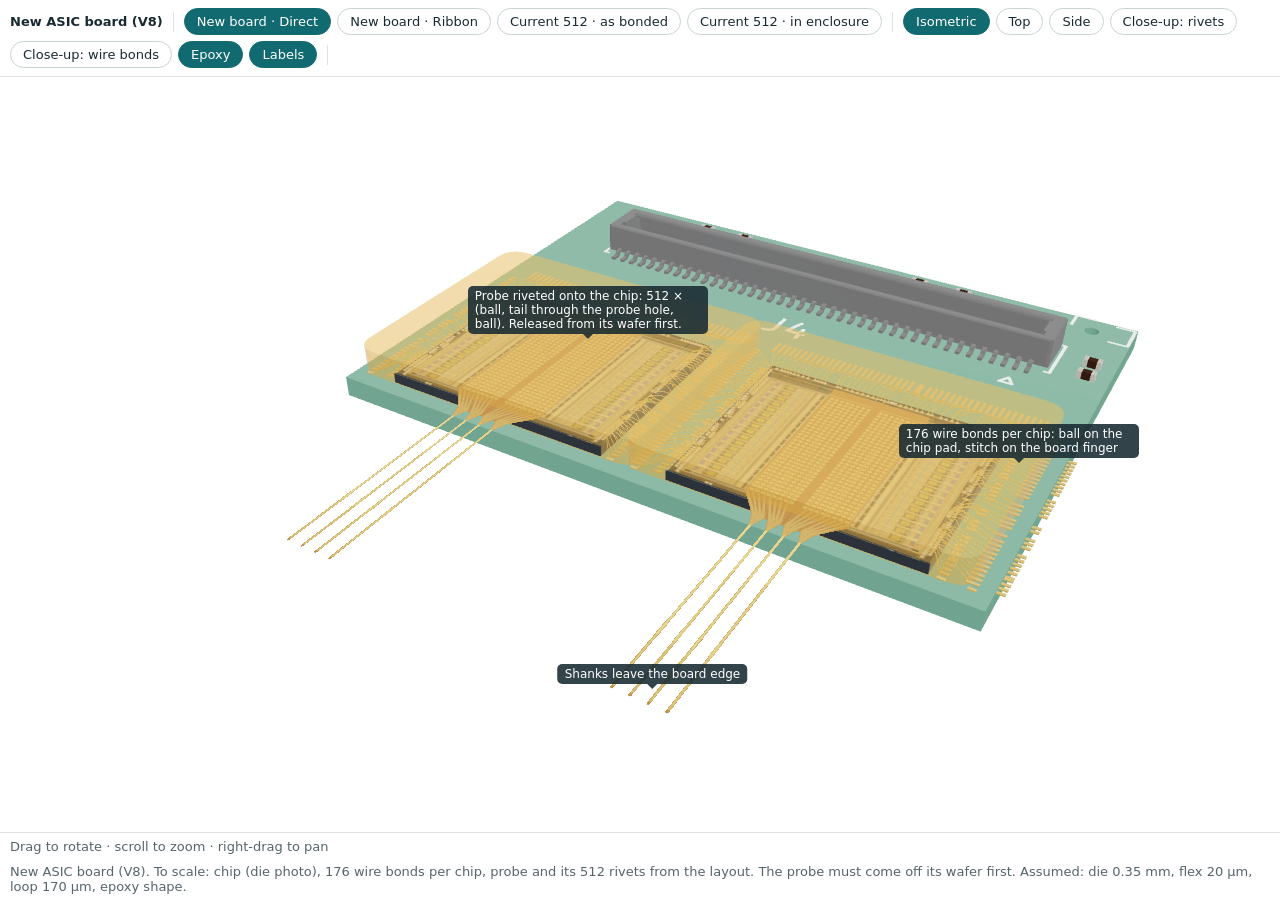
<file: assets/bond3d/index.html>
<!doctype html><html lang="en"><head><meta charset="utf-8"><meta name="viewport" content="width=device-width,initial-scale=1">
<title>Bonding 3D View</title><link rel="icon" href="data:,">
<style>
*{box-sizing:border-box}html,body{height:100%;margin:0}body{display:flex;flex-direction:column;font:13px -apple-system,system-ui,sans-serif;color:#172a32;background:#fff}
.bar{display:flex;gap:6px;align-items:center;flex-wrap:wrap;padding:8px 10px;border-bottom:1px solid #dde3e5}
button{font:inherit;cursor:pointer;background:#fff;color:#172a32;border:1px solid #c8d3d6;border-radius:999px;padding:5px 12px}button[aria-pressed=true]{background:#126a71;color:#fff;border-color:#126a71}
.sep{width:1px;height:20px;background:#dde3e5;margin:0 4px}
#stage{position:relative;flex:1;min-height:320px}canvas{width:100%;height:100%;display:block}
.lab{position:absolute;transform:translate(-50%,-100%);background:rgba(23,42,50,.88);color:#fff;padding:3px 7px;border-radius:5px;font-size:12px;max-width:240px;pointer-events:none;white-space:normal}
.lab:after{content:"";position:absolute;left:50%;bottom:-5px;border:5px solid transparent;border-top-color:rgba(23,42,50,.88);border-bottom:0;transform:translateX(-50%)}
.cap{padding:6px 10px;border-top:1px solid #dde3e5;color:#55656b;display:flex;justify-content:space-between;gap:10px;flex-wrap:wrap}
[hidden]{display:none!important}.clean .bar,.clean .cap{display:none!important}#loading{position:absolute;inset:0;display:grid;place-items:center;color:#55656b}
</style>
<script type="importmap">{"imports":{"three":"./vendor/three.module.js"}}</script></head><body>
<div class="bar"><strong id="ttl">ASIC top board</strong><span class="sep"></span>
<button data-mode="direct" aria-pressed="true">New board · Direct</button><button data-mode="today" aria-pressed="false">New board · Ribbon</button><button data-mode="current" aria-pressed="false">Current 512 · as bonded</button><button data-mode="encl" aria-pressed="false">Current 512 · in enclosure</button><span class="sep"></span>
<button data-view="iso">Isometric</button><button data-view="top">Top</button><button data-view="side">Side</button><button data-view="rivet">Close-up: rivets</button><button data-view="wire">Close-up: wire bonds</button><button data-epoxy>Epoxy</button><button data-lab>Labels</button><span class="sep"></span><a hidden href="steps.html" style="color:#126a71;font-weight:600;text-decoration:none">Bonding steps ▶</a></div>
<div id="stage"><canvas id="c" aria-label="Interactive 3D model of the ASIC top board with probes"></canvas><div id="loading">Loading board…</div></div>
<div class="cap"><span>Drag to rotate · scroll to zoom · right-drag to pan</span><span id="det"></span></div>
<script type="module">
import {build,loadBoard,THREE,OrbitControls} from './scene.js';
const stage=document.getElementById('stage'),canvas=document.getElementById('c'),det=document.getElementById('det');
const DET={direct:'New ASIC board (V8). To scale: chip (die photo), 176 wire bonds per chip, probe and its 512 rivets from the layout. The probe must come off its wafer first. Assumed: die 0.35 mm, flex 20 µm, loop 170 µm, epoxy shape.',
 today:'New ASIC board (V8) with today\'s ribbon. To scale: ribbon (R5 layout), probe on its wafer and every rivet, as bonded, before the flip. Assumed: ribbon arch and route, wafer 0.5 mm, epoxy shape.',
 current:'Current 512 device as bonded: G-chip outline, die position and ribbon-to-probe offset from the layouts and fixture V10. Ribbon to the left (the lab confirmed), drawn face down to match the enclosure view. Finger layout copied from the V8 footprint. Epoxy as in the G-chip photo.',
 encl:'G-chip in the EBL512 enclosure V3 (holder see-through). Board fit from the G-chip photo widths and the STEP. After the flip, probe and ribbon under the holder (the lab): probe face down in the 3.8 mm underside channel with its wafer etched away (nickel etch, the lab), ribbon to the left (confirmed). Assumed: probe height in the channel, ribbon face down, loop shape, epoxy height.'};
const r=new THREE.WebGLRenderer({canvas,antialias:true,alpha:true});r.setPixelRatio(Math.min(devicePixelRatio,1.5));r.toneMapping=THREE.ACESFilmicToneMapping;
const scene=new THREE.Scene(),cam=new THREE.PerspectiveCamera(35,1,.00002,10),ctl=new OrbitControls(cam,canvas);
scene.add(new THREE.HemisphereLight(0xffffff,0xa6b8c3,2.0));{const es=new THREE.Scene();const sk=new THREE.Mesh(new THREE.SphereGeometry(10,32,16),new THREE.MeshBasicMaterial({side:THREE.BackSide,vertexColors:true}));const pc=sk.geometry.attributes.position,col=[];for(let i=0;i<pc.count;i++){const t=(pc.getY(i)/10+1)/2;col.push(.35+.65*t,.36+.64*t,.38+.62*t);}sk.geometry.setAttribute('color',new THREE.Float32BufferAttribute(col,3));es.add(sk);for(const [x,y,z] of [[5,6,3],[-6,5,-2],[0,7,-6]]){const b=new THREE.Mesh(new THREE.BoxGeometry(3,.2,3),new THREE.MeshBasicMaterial({color:0xffffff}));b.position.set(x,y,z);b.lookAt(0,0,0);es.add(b);}scene.environment=new THREE.PMREMGenerator(r).fromScene(es,.02).texture;}for(const p of [[75,120,80],[-45,-90,-60]]){const l=new THREE.DirectionalLight(0xffffff,1.8);l.position.set(...p);scene.add(l);}
let mode=['today','current','encl'].includes(new URLSearchParams(location.search).get('mode'))?new URLSearchParams(location.search).get('mode'):'direct',view='iso',showLab=true,showEpo=true,parts,labEls=[],board;
const Q=new URLSearchParams(location.search);if(Q.get('clean')){document.body.classList.add('clean');showLab=false;}if(Q.get('epoxy')==='0')showEpo=false;
function render(){r.render(scene,cam);placeLabels();}
ctl.addEventListener("change",render);window.__view=(t,p)=>{ctl.target.set(...t);cam.position.set(...p);ctl.update();render();};THREE.DefaultLoadingManager.onLoad=()=>render();
function placeLabels(){const {width,height}=stage.getBoundingClientRect();
 labEls.forEach(([el,p])=>{const v=new THREE.Vector3(...p.map(x=>x/1000)).project(cam);el.style.display=showLab&&v.z<1?'block':'none';el.style.left=((v.x+1)/2*width)+'px';el.style.top=((1-v.y)/2*height)+'px';});}
function setLabels(){labEls.forEach(([el])=>el.remove());labEls=parts.labels[mode].map(([t,p])=>{const el=document.createElement('div');el.className='lab';el.textContent=t;stage.appendChild(el);return [el,p];});}
const CLOSE={encl:{rivet:[[.1035,.00178,.0823],[.1075,.0012,.0870]],wire:[[.1056,.0009,.0812],[.1095,.0030,.0835]]},current:{rivet:[[.0600,.00087,.0802],[.0617,.0021,.0824]],wire:[[.0545,.0006,.0812],[.0549,.0008,.0840]]},direct:{rivet:[[.1301,.00116,.0826],[.1318,.0024,.0848]],wire:[[.1359,.0010,.0784],[.1372,.0028,.0812]]},today:{rivet:[[.1301,.00116,.0826],[.1318,.0024,.0848]],wire:[[.1258,.00115,.0830],[.1262,.00135,.0858]]}};
const CENS={encl:new THREE.Vector3(.0995,.0017,.0835),direct:new THREE.Vector3(.1353,.001,.0835),today:new THREE.Vector3(.1353,.001,.081),current:new THREE.Vector3(.058,.001,.083)},DIST={direct:.036,today:.07,current:.06,encl:.042},VIEWS={iso:[.55,.75,.9],top:[0,1,.0001],side:[1,.18,.0001]};
function fit(v){view=v;if(CLOSE[mode][v]){const [t,p]=CLOSE[mode][v];ctl.target.set(...t);cam.position.set(...p);ctl.update();document.querySelectorAll('[data-view]').forEach(b=>b.setAttribute('aria-pressed',String(b.dataset.view===v)));render();return;}const C=CENS[mode];const d=new THREE.Vector3(...VIEWS[v]).normalize().multiplyScalar(DIST[mode]);ctl.target.copy(C);cam.position.copy(C).add(d);ctl.update();
 document.querySelectorAll('[data-view]').forEach(b=>b.setAttribute('aria-pressed',String(b.dataset.view===v)));render();}
function vis(){const m=mode;board.visible=parts.v8.visible=!['current','encl'].includes(m);parts.encl.visible=m==='encl';parts.direct.visible=m==='direct';parts.today.visible=m==='today';parts.current.visible=m==='current';for(const k in parts.epo)parts.epo[k].visible=showEpo&&k===m;}
function setMode(m){mode=m;vis();det.textContent=DET[m];document.getElementById('ttl').textContent=m==='current'||m==='encl'?'Current 512 device':'New ASIC board (V8)';
 document.querySelectorAll('[data-mode]').forEach(b=>b.setAttribute('aria-pressed',String(b.dataset.mode===m)));setLabels();if(parts.ready)fit(view);else render();}
function resize(){const {width,height}=stage.getBoundingClientRect();if(width<1||height<1)return;r.setSize(width,height,false);cam.aspect=width/height;cam.updateProjectionMatrix();render();}
(async()=>{board=await loadBoard();board.scale.setScalar(1);scene.add(board);
 parts=await build();[parts.v8,parts.direct,parts.today,parts.current,parts.encl,...Object.entries(parts.epo).filter(([k])=>k!=='encl').map(([,g])=>g)].forEach(g=>scene.add(g));
 document.querySelector('[data-epoxy]').onclick=e=>{showEpo=!showEpo;e.target.setAttribute('aria-pressed',String(showEpo));vis();render();};document.querySelector('[data-epoxy]').setAttribute('aria-pressed','true');
 document.querySelectorAll('[data-mode]').forEach(b=>b.onclick=()=>setMode(b.dataset.mode));
 document.querySelectorAll('[data-view]').forEach(b=>b.onclick=()=>fit(b.dataset.view));
 document.querySelector('[data-lab]').onclick=e=>{showLab=!showLab;e.target.setAttribute('aria-pressed',String(showLab));render();};
 document.querySelector('[data-lab]').setAttribute('aria-pressed','true');
 new ResizeObserver(resize).observe(stage);resize();setMode(mode);parts.ready=true;fit(Q.get('view')||'iso');document.getElementById('loading').hidden=true;document.body.dataset.ready='true';
})().catch(e=>{document.getElementById('loading').textContent='Unable to load the 3D model.';console.error(e);});
</script></body></html>
</file>
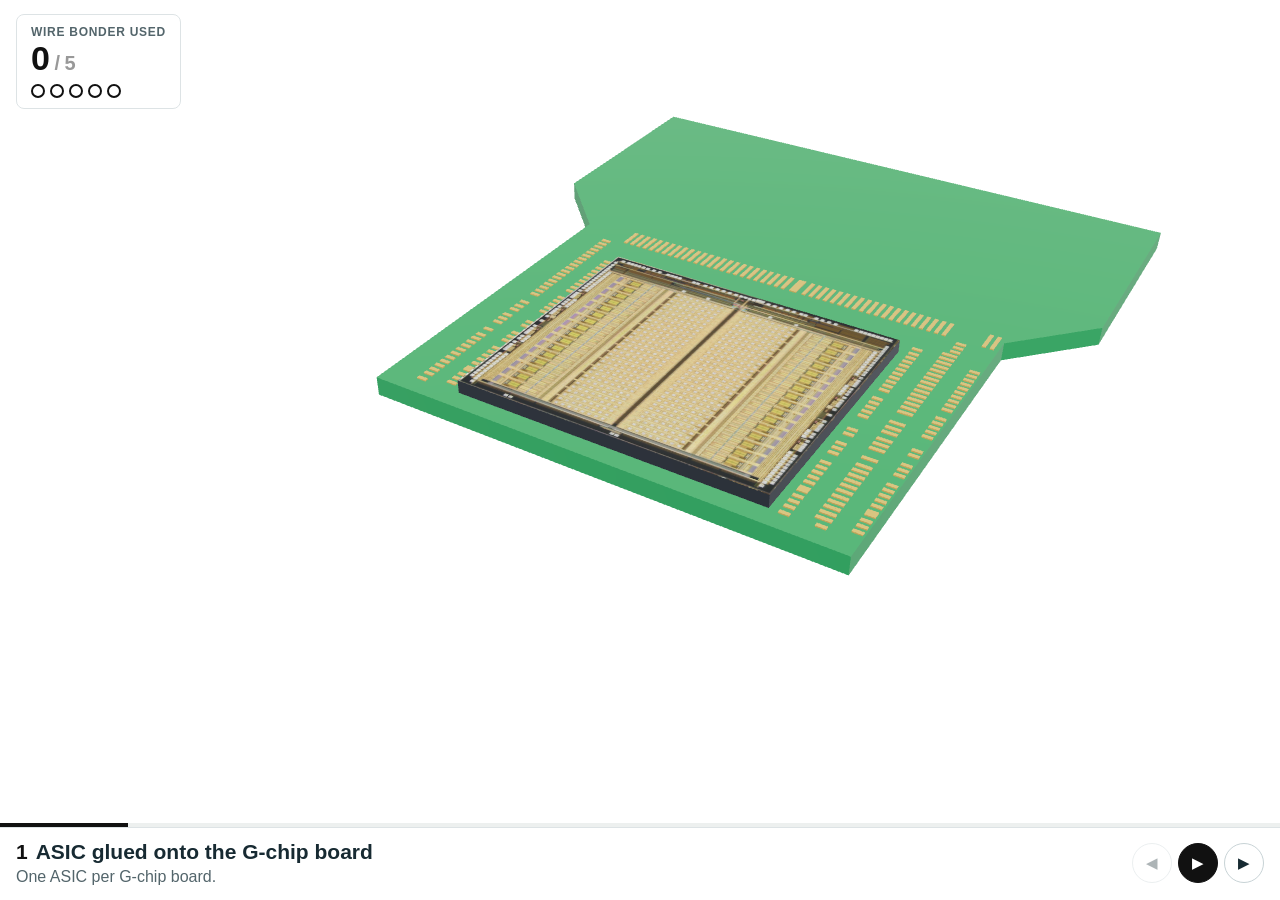
<file: assets/bonding-steps/index.html>
<!doctype html><html lang="en"><head><meta charset="utf-8"><meta name="viewport" content="width=device-width,initial-scale=1">
<title>Bonding Steps Today</title><link rel="icon" href="data:,">
<!-- Deck copy for the 18 Nov 2026 meeting: same 3D model as library/sc512-probe/bonding-steps (V5), regrouped into 10 clean steps,
     faster autoplay and a wire-bonder counter. The library page (index_library_V5.html here) is unchanged. -->
<style>
*{box-sizing:border-box}html,body{height:100%;margin:0}body{display:flex;flex-direction:column;font:15px Arial,Helvetica,sans-serif;color:#172a32;background:#fff}
#stage{position:relative;flex:1;min-height:260px}canvas{width:100%;height:100%;display:block}
.lab{position:absolute;transform:translate(-50%,-100%);background:rgba(23,42,50,.88);color:#fff;padding:4px 9px;border-radius:5px;font-size:13px;white-space:nowrap;pointer-events:none}
.lab:after{content:"";position:absolute;left:50%;bottom:-5px;border:5px solid transparent;border-top-color:rgba(23,42,50,.88);border-bottom:0;transform:translateX(-50%)}
#bonder{position:absolute;left:16px;top:14px;background:#fffffff0;border:1px solid #dde3e5;border-radius:8px;padding:10px 14px;transition:border-color .3s,box-shadow .3s}
#bonder.on{border-color:#111111;box-shadow:0 0 0 3px #11111133}
#bonder small{display:block;font-size:12px;text-transform:uppercase;letter-spacing:.06em;color:#53656b;font-weight:600}
#bonder b{font-size:34px;font-weight:600;color:#111111;letter-spacing:-.5px}
#bonder b span{font-size:20px;color:#999999}
#bonder i{display:flex;gap:5px;margin-top:6px}
#bonder i em{width:14px;height:14px;border-radius:50%;border:2px solid #111111}
#bonder i em.f{background:#111111}
.panel{border-top:1px solid #dde3e5;padding:12px 16px 14px;display:flex;align-items:center;gap:18px}
.txt{flex:1;min-width:0}
#stitle{font-size:21px;font-weight:600}
#stitle .n{color:#111111;margin-right:8px}
#stext{color:#53656b;margin-top:4px;font-size:16px}
.ctl{display:flex;gap:6px}
button{font:inherit;cursor:pointer;background:#fff;color:#172a32;border:1px solid #c8d3d6;border-radius:999px;width:40px;height:40px;padding:0}
button:disabled{opacity:.35;cursor:default}
#play{background:#111111;color:#fff;border-color:#111111}
.prog{position:absolute;left:0;right:0;bottom:0;height:4px;background:#edf0ef}.prog div{height:100%;background:#111111;transition:width .4s}
[hidden]{display:none!important}#loading{position:absolute;inset:0;display:grid;place-items:center;color:#55656b}
</style>
<script type="importmap">{"imports":{"three":"./vendor/three.module.js"}}</script></head><body>
<div id="stage"><canvas id="c" aria-label="Animated 3D steps of bonding the probe to the ASIC today"></canvas>
 <div id="bonder"><small>Wire bonder used</small><b id="bn">0<span> / 5</span></b><i id="bd"></i></div>
 <div id="loading">Loading…</div><div class="prog"><div id="pg"></div></div></div>
<div class="panel"><div class="txt"><div id="stitle"></div><div id="stext"></div></div>
 <div class="ctl"><button id="back" aria-label="Previous step">◀</button><button id="play" aria-label="Play or pause">❚❚</button><button id="next" aria-label="Next step">▶</button></div></div>
<script type="module">
import {THREE,OrbitControls} from './scene.js';
import {buildSteps} from './steps.js';
const stage=document.getElementById('stage'),canvas=document.getElementById('c');
const r=new THREE.WebGLRenderer({canvas,antialias:true,alpha:true});r.setPixelRatio(Math.min(devicePixelRatio,1.5));r.toneMapping=THREE.ACESFilmicToneMapping;
const scene=new THREE.Scene(),cam=new THREE.PerspectiveCamera(35,1,.00002,10),ctl=new OrbitControls(cam,canvas);
scene.add(new THREE.HemisphereLight(0xffffff,0xa6b8c3,2.0));{const es=new THREE.Scene();const sk=new THREE.Mesh(new THREE.SphereGeometry(10,32,16),new THREE.MeshBasicMaterial({side:THREE.BackSide,vertexColors:true}));const pc=sk.geometry.attributes.position,col=[];for(let i=0;i<pc.count;i++){const t=(pc.getY(i)/10+1)/2;col.push(.35+.65*t,.36+.64*t,.38+.62*t);}sk.geometry.setAttribute('color',new THREE.Float32BufferAttribute(col,3));es.add(sk);for(const [x,y,z] of [[5,6,3],[-6,5,-2],[0,7,-6]]){const b=new THREE.Mesh(new THREE.BoxGeometry(3,.2,3),new THREE.MeshBasicMaterial({color:0xffffff}));b.position.set(x,y,z);b.lookAt(0,0,0);es.add(b);}scene.environment=new THREE.PMREMGenerator(r).fromScene(es,.02).texture;}
for(const p of [[75,120,80],[-45,-90,-60]]){const l=new THREE.DirectionalLight(0xffffff,1.8);l.position.set(...p);scene.add(l);}
let S,STEPS,cur=0,anim=null,playing=false,holdT=null,labEls=[];
const iso=(t,d,dir=[.55,.75,.9])=>{const v=new THREE.Vector3(...dir).normalize().multiplyScalar(d);return {t,p:[t[0]+v.x,t[1]+v.y,t[2]+v.z]};};
function render(){r.render(scene,cam);const {width,height}=stage.getBoundingClientRect();
 labEls.forEach(([el,p])=>{const v=new THREE.Vector3(...p.map(x=>x/1000)).project(cam);el.style.display=v.z<1&&Math.abs(v.x)<1.1&&Math.abs(v.y)<1.1?'block':'none';el.style.left=((v.x+1)/2*width)+'px';el.style.top=((1-v.y)/2*height)+'px';});}
ctl.addEventListener('change',()=>{if(!anim)render();});THREE.DefaultLoadingManager.onLoad=()=>render();
// each clean step runs one or more of the 16 library animation steps
function apply(k,e){S.reset();for(let i=0;i<k;i++)STEPS[i].runs.forEach(j=>S.run[j](1));STEPS[k].runs.forEach(j=>S.run[j](e));}
function bonder(k){const n=STEPS.slice(0,k+1).filter(s=>s.bond).length;document.getElementById('bn').firstChild.textContent=n;
 document.querySelectorAll('#bd em').forEach((x,i)=>x.classList.toggle('f',i<n));document.getElementById('bonder').classList.toggle('on',!!STEPS[k].bond);}
function setPlay(on){playing=on;clearTimeout(holdT);document.getElementById('play').textContent=on?'❚❚':'▶';
 if(on&&!anim){cur>=STEPS.length-1?go(0):go(cur+1);}}
const ease=x=>x<.5?2*x*x:1-Math.pow(-2*x+2,2)/2;
function go(k){clearTimeout(holdT);cur=Math.max(0,Math.min(STEPS.length-1,k));const st=STEPS[cur];
 document.getElementById('stitle').innerHTML=`<span class="n">${cur+1}</span>${st.title}`;document.getElementById('stext').textContent=st.text;
 document.getElementById('back').disabled=cur===0;document.getElementById('next').disabled=cur===STEPS.length-1;
 document.getElementById('pg').style.width=((cur+1)/STEPS.length*100)+'%';bonder(cur);
 labEls.forEach(([el])=>el.remove());labEls=(st.labels||[]).map(([t,p])=>{const el=document.createElement('div');el.className='lab';el.textContent=t;el.style.display='none';stage.appendChild(el);return [el,p];});
 const t0=ctl.target.clone(),p0=cam.position.clone(),t1=new THREE.Vector3(...st.cam.t).multiplyScalar(.001),p1=new THREE.Vector3(...st.cam.p).multiplyScalar(.001);
 const sp=playing?.22:.6,start=performance.now(),camDur=900*sp,dur=st.dur*1000*sp,delay=200*sp,id={};anim=id;
 const tick=now=>{if(anim!==id)return;const a=Math.min(1,(now-start)/camDur),e=Math.min(1,Math.max(0,(now-start-delay)/dur)),c=ease(a);
  ctl.target.lerpVectors(t0,t1,c);cam.position.lerpVectors(p0,p1,c);ctl.update();apply(cur,ease(e));render();
  if(a<1||e<1)requestAnimationFrame(tick);else{anim=null;if(playing)holdT=setTimeout(()=>{cur<STEPS.length-1?go(cur+1):setPlay(false);},st.bond?700:400);}};
 requestAnimationFrame(tick);}
function resize(){const {width,height}=stage.getBoundingClientRect();if(width<1||height<1)return;r.setSize(width,height,false);cam.aspect=width/height;cam.updateProjectionMatrix();render();}
(async()=>{S=await buildSteps();scene.add(S.root);const {EX,EZ,T,DT,az,pzc,SPAN,yP,zE,loopTop}=S.P;
 const close={t:[100,.87,80.3],p:[102.4,3.0,83.5]};const closeP={t:[EX-SPAN,DT+.02,pzc+.06],p:[EX-SPAN+2.4,DT+2.15,pzc+3.26]};
 STEPS=[
  {runs:[0],title:'ASIC glued onto the G-chip board',text:'One ASIC per G-chip board.',dur:1.2,cam:iso([100,.5,82],30)},
  {runs:[1],bond:1,title:'Wire-bond the ASIC to the board',text:'176 wire bonds.',dur:2.4,cam:iso([101,.8,80],13)},
  {runs:[2,3,4],title:'Epoxy, enclosure, probe alongside',text:'The probe stays on its wafer piece.',dur:1.8,cam:iso([95,.8,83],38),
   labels:[['Probe',[EX-SPAN,DT,pzc+6]]]},
  {runs:[5],bond:1,title:'Ball + tail on every ASIC contact',text:'512 gold balls, each with a standing tail.',dur:2.2,cam:close},
  {runs:[6],bond:1,title:'Ball + tail on every probe pad',text:'512 more.',dur:2.2,cam:closeP},
  {runs:[7],title:'Ribbon laid over the tails',text:'Hollow pads drop over the tails at both ends.',dur:1.6,cam:iso([94,.9,82],26),
   labels:[['Ribbon',[EX-7.5,1.8,az-3.5]]]},
  {runs:[8],bond:1,title:'Second ball at the ASIC end',text:'512 rivets.',dur:2.2,cam:close},
  {runs:[9],bond:1,title:'Second ball at the probe end',text:'512 rivets · 1,024 in all.',dur:2.2,cam:closeP},
  {runs:[10,11,12],title:'Glue, cover, flip the probe over the chip',text:'The ribbon folds; the probe ends up face down over the die.',dur:2.8,cam:iso([95,1.5,82],30,[.15,.35,1])},
  {runs:[13,14,15],title:'Holder on, shanks freed, wires added',text:'The finished device is ≈3.9 mm tall.',dur:2.6,cam:iso([100,1.6,85],34)},
 ];
 const bd=document.getElementById('bd');for(let i=0;i<5;i++)bd.appendChild(document.createElement('em'));
 const man=k=>{setPlay(false);go(k);};document.getElementById('back').onclick=()=>man(cur-1);document.getElementById('next').onclick=()=>man(cur+1);document.getElementById('play').onclick=()=>setPlay(!playing);
 addEventListener('keydown',e=>{if(e.key==='ArrowRight'){e.preventDefault();man(cur+1);}else if(e.key==='ArrowLeft'){man(cur-1);}else if(e.key==='p'||e.key==='P'){setPlay(!playing);}});
 new ResizeObserver(resize).observe(stage);resize();
 const q=new URLSearchParams(location.search),s0=Math.max(0,+(q.get('step')||1)-1);const c=STEPS[s0].cam;ctl.target.set(...c.t.map(x=>x/1000));cam.position.set(...c.p.map(x=>x/1000));
 playing=q.get('autoplay')==='1';document.getElementById('play').textContent=playing?'❚❚':'▶';
 go(s0);document.getElementById('loading').hidden=true;document.body.dataset.ready='true';window.__go=go;
})().catch(e=>{document.getElementById('loading').textContent='Unable to load the 3D model.';console.error(e);});
</script></body></html>
</file>
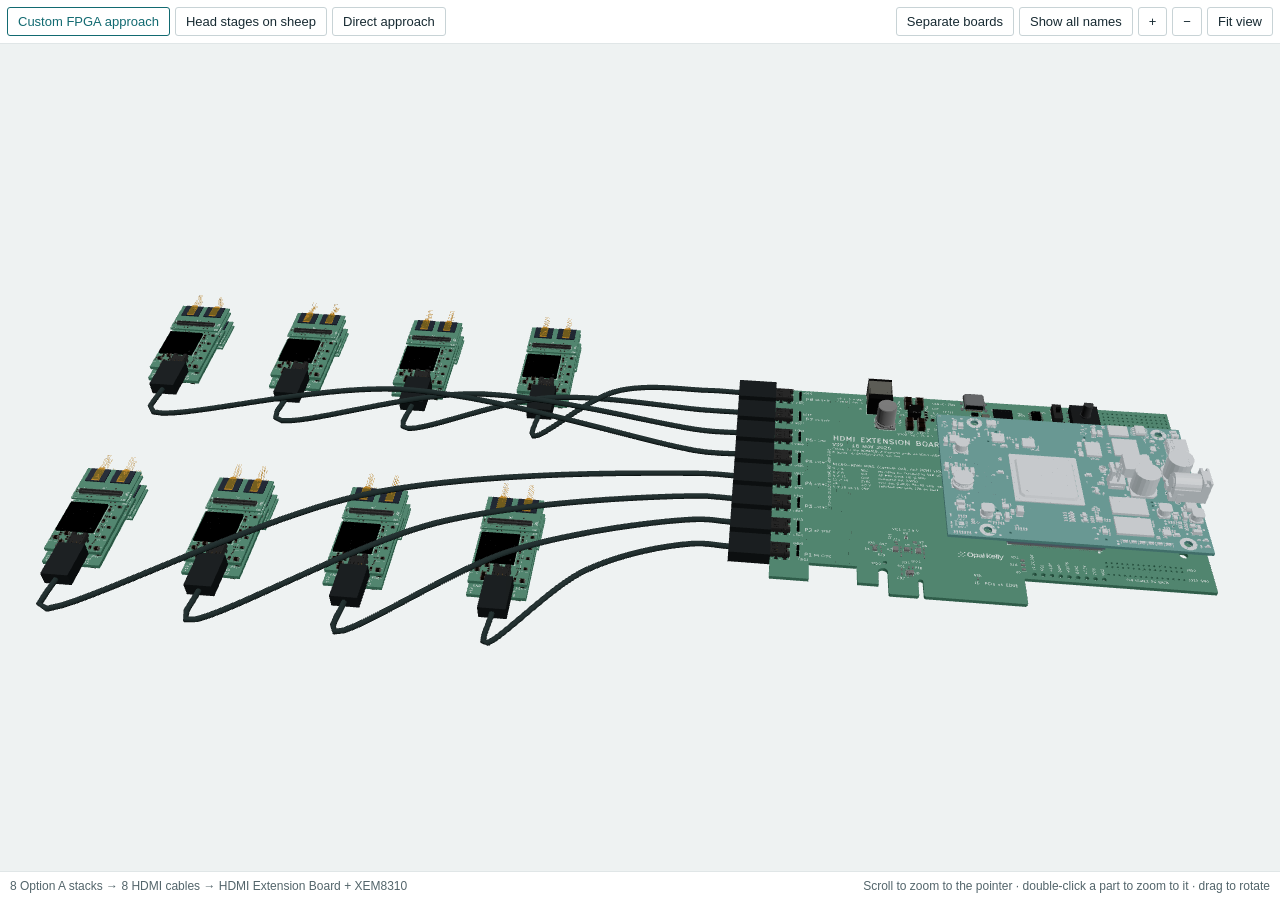
<file: assets/overview-3d/index.html>
<!doctype html><html lang="en"><head><meta charset="utf-8"><meta name="viewport" content="width=device-width,initial-scale=1"><title>System overview · two approaches</title><link rel="icon" href="data:,"><link rel="stylesheet" href="viewer.css?v=20261111-head2"><script>if(new URLSearchParams(location.search).get('embed')==='1')document.documentElement.classList.add('embedded');</script><script type="importmap">{"imports":{"three":"./vendor/three.module.js"}}</script><script type="module" src="viewer.js?v=20261119-v17"></script></head><body>
<div class="controls"><div class="approach" role="group" aria-label="Approach"><button data-approach="custom" class="active">Custom FPGA approach</button><button data-approach="head">Head stages on sheep</button><button data-approach="direct">Direct approach</button></div><div class="tools"><span class="headtools"><button id="unplug" aria-pressed="false">Unplug removable parts</button></span><button id="explode" aria-pressed="false">Separate boards</button><button id="names" aria-pressed="false">Show all names</button><button id="zin" aria-label="Zoom in">+</button><button id="zout" aria-label="Zoom out">−</button><button id="fit">Fit view</button></div></div>
<div id="stage"><canvas id="canvas" aria-label="Interactive system overview. Drag to rotate, scroll to zoom."></canvas><div id="loading">Loading boards…</div><div id="labels"></div><div id="legend"></div><div id="tip" hidden></div>
<aside id="card" hidden><button id="card-close" aria-label="Close">×</button><span id="card-kicker"></span><strong id="card-name"></strong><p id="card-role"></p><p id="card-was"></p></aside>
<p id="hint" hidden></p></div>
<div class="caption"><span id="scope"></span><span>Scroll to zoom to the pointer · double-click a part to zoom to it · drag to rotate</span></div>
</body></html>
</file>
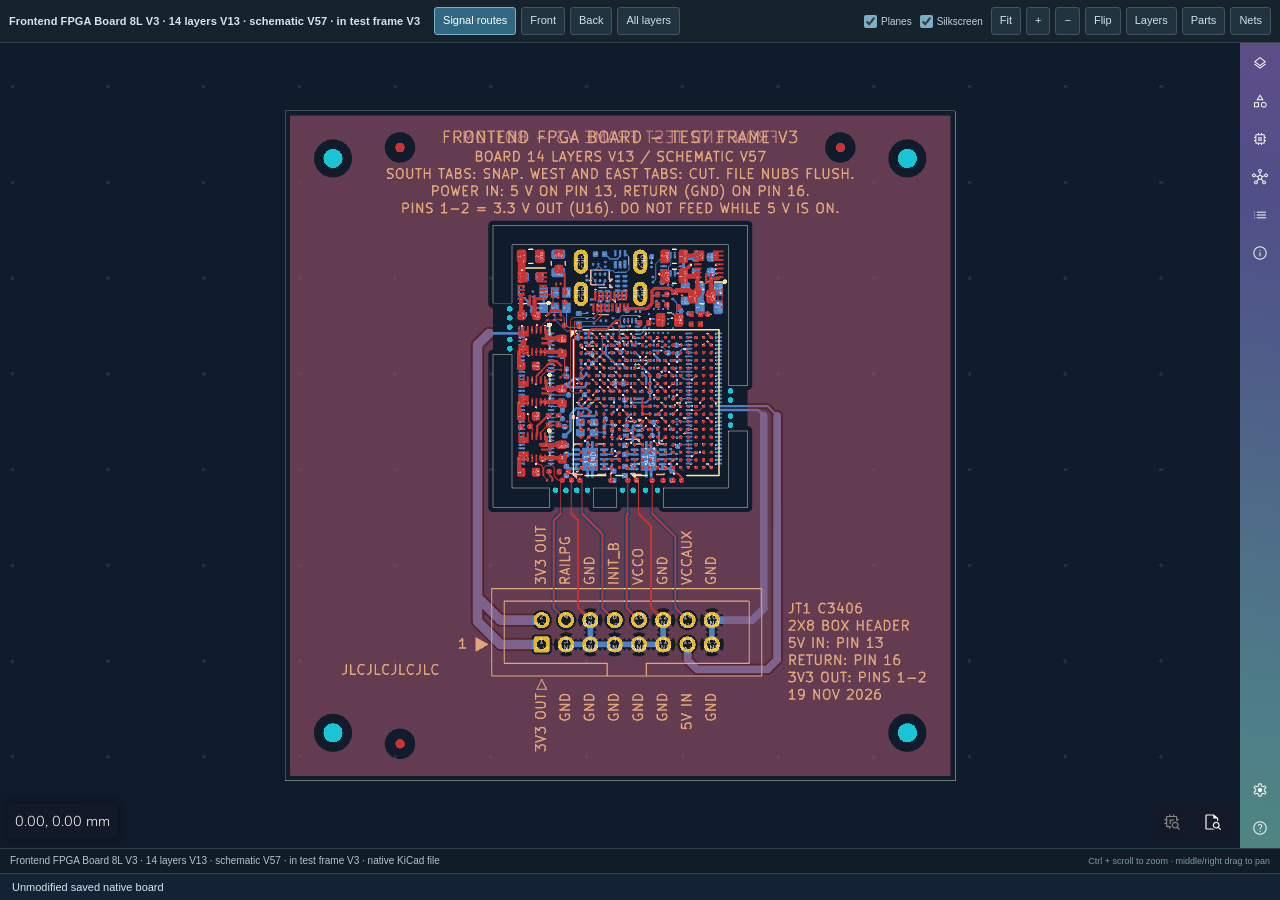
<file: assets/layout-viewer/frontend-v13-frame/index.html>
<!doctype html><html lang="en"><head><meta charset="utf-8"><meta name="viewport" content="width=device-width,initial-scale=1"><title>Frontend FPGA Board · 14 layers V13 in test frame V3 · PCB layout</title><link rel="icon" href="data:,"><link rel="stylesheet" href="viewer.css?v=20261111-fe14"><script type="module" src="viewer.js?v=20261111-fe14"></script></head><body><main id="viewer-shell"><div class="toolbar"><div class="presets"><span id="board-title">PCB view</span><button data-preset="routes" id="routes">Signal routes</button><button data-preset="front">Front</button><button data-preset="back">Back</button><button data-preset="all">All layers</button></div><div class="tools"><label><input id="planes" type="checkbox">Planes</label><label><input id="references" type="checkbox" checked>Silkscreen</label><button id="fit">Fit</button><button id="zoom-in" aria-label="Zoom in">+</button><button id="zoom-out" aria-label="Zoom out">−</button><button id="flip">Flip</button><button id="layers">Layers</button><button id="parts">Parts</button><button id="nets">Nets</button></div></div><div id="canvas-host" aria-busy="true"><p id="waiting">Loading native KiCad board…</p></div><div class="status-row"><span id="load-status" role="status">Native PCB view</span><span id="interaction">Ctrl + scroll to zoom · middle/right drag to pan</span><button id="clear-net" hidden>Clear net</button></div><p id="load-error" hidden></p><p class="source-note">Unmodified saved native board</p></main></body></html>
</file>
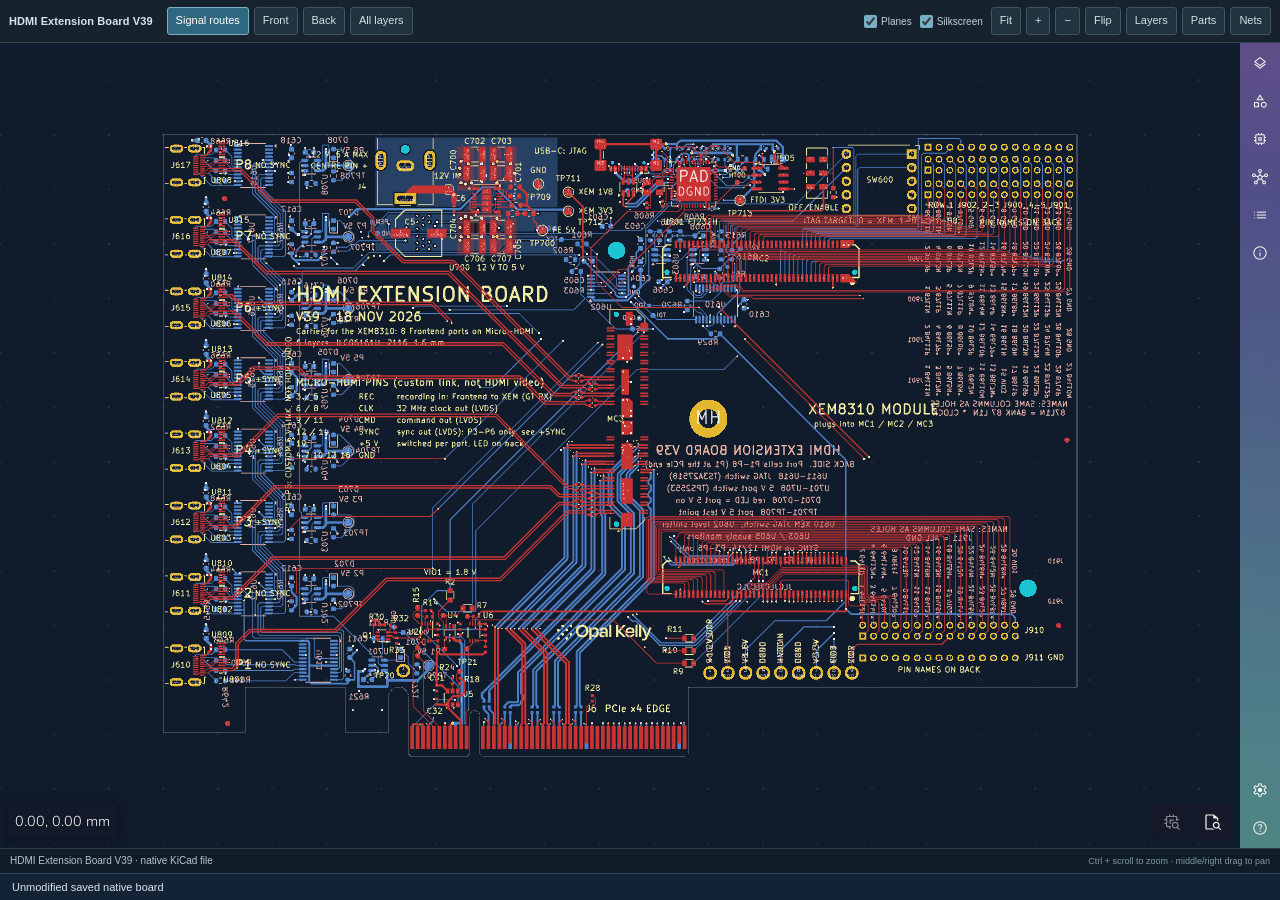
<file: assets/layout-viewer/hdmi-v39/index.html>
<!doctype html><html lang="en"><head><meta charset="utf-8"><meta name="viewport" content="width=device-width,initial-scale=1"><title>HDMI Extension Board V39 · PCB layout</title><link rel="icon" href="data:,"><link rel="stylesheet" href="viewer.css?v=20261104-v17"><script type="module" src="viewer.js?v=20261104-v17"></script></head><body><main id="viewer-shell"><div class="toolbar"><div class="presets"><span id="board-title">PCB view</span><button data-preset="routes" id="routes">Signal routes</button><button data-preset="front">Front</button><button data-preset="back">Back</button><button data-preset="all">All layers</button></div><div class="tools"><label><input id="planes" type="checkbox">Planes</label><label><input id="references" type="checkbox" checked>Silkscreen</label><button id="fit">Fit</button><button id="zoom-in" aria-label="Zoom in">+</button><button id="zoom-out" aria-label="Zoom out">−</button><button id="flip">Flip</button><button id="layers">Layers</button><button id="parts">Parts</button><button id="nets">Nets</button></div></div><div id="canvas-host" aria-busy="true"><p id="waiting">Loading native KiCad board…</p></div><div class="status-row"><span id="load-status" role="status">Native PCB view</span><span id="interaction">Ctrl + scroll to zoom · middle/right drag to pan</span><button id="clear-net" hidden>Clear net</button></div><p id="load-error" hidden></p><p class="source-note">Unmodified saved native board</p></main></body></html>
</file>
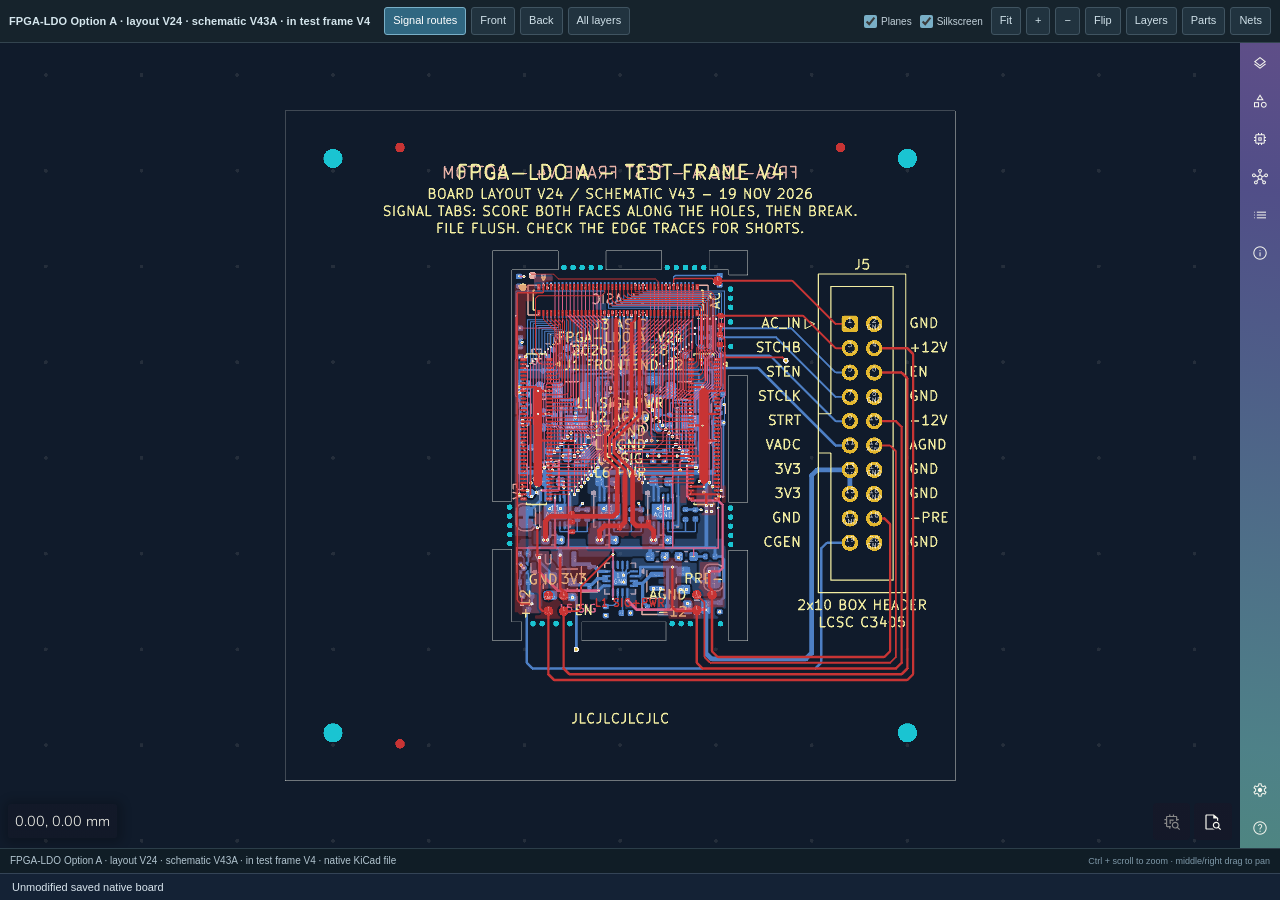
<file: assets/layout-viewer/ldo-v24-frame/index.html>
<!doctype html><html lang="en"><head><meta charset="utf-8"><meta name="viewport" content="width=device-width,initial-scale=1"><title>FPGA-LDO Option A · layout V24 in test frame V4 · PCB layout</title><link rel="icon" href="data:,"><link rel="stylesheet" href="viewer.css?v=20261104-v17"><script type="module" src="viewer.js?v=20261104-v17"></script></head><body><main id="viewer-shell"><div class="toolbar"><div class="presets"><span id="board-title">PCB view</span><button data-preset="routes" id="routes">Signal routes</button><button data-preset="front">Front</button><button data-preset="back">Back</button><button data-preset="all">All layers</button></div><div class="tools"><label><input id="planes" type="checkbox">Planes</label><label><input id="references" type="checkbox" checked>Silkscreen</label><button id="fit">Fit</button><button id="zoom-in" aria-label="Zoom in">+</button><button id="zoom-out" aria-label="Zoom out">−</button><button id="flip">Flip</button><button id="layers">Layers</button><button id="parts">Parts</button><button id="nets">Nets</button></div></div><div id="canvas-host" aria-busy="true"><p id="waiting">Loading native KiCad board…</p></div><div class="status-row"><span id="load-status" role="status">Native PCB view</span><span id="interaction">Ctrl + scroll to zoom · middle/right drag to pan</span><button id="clear-net" hidden>Clear net</button></div><p id="load-error" hidden></p><p class="source-note">Unmodified saved native board</p></main></body></html>
</file>
<file: deck.css>
/* Every neuron · deck V2 · one fixed 1600 × 900 stage, scaled to the window. No chrome.
   Look (22 Nov): warm paper, thin lines, after the Anthropic chart Howard pointed to. */
:root{--ink:#17120F;--muted:#6B675E;--soft:#A29E92;--line:#D6D3C8;--accent:#0F4D92;--tint:#DDE3E6;--paper:#ECEAE2}
*{box-sizing:border-box}
html,body{height:100%;margin:0;background:var(--paper);color:var(--ink);overflow:hidden;
  font-family:Arial,Helvetica,sans-serif;-webkit-font-smoothing:antialiased}
[hidden]{display:none!important}
button{font:inherit;cursor:pointer}

#stage{position:fixed;left:50%;top:50%;width:1600px;height:900px;transform:translate(-50%,-50%);transform-origin:50% 50%}
.slide{position:absolute;inset:0;display:none;flex-direction:column;padding:70px 88px 96px}
.slide.active{display:flex}
h1{font-size:46px;font-weight:600;letter-spacing:-.022em;line-height:1.1;margin:0 0 30px}
.fill{flex:1;min-height:0;display:flex}
.fill>iframe{flex:1;min-width:0;min-height:0;width:100%;height:100%;display:block}
.fill>img.plot{flex:1;min-width:0;min-height:0;width:100%;height:100%;object-fit:contain;display:block}
iframe{border:1px solid var(--line);background:#fff}
.row{display:flex;align-items:flex-end;justify-content:space-between;gap:24px;margin-bottom:30px}
.row h1{margin:0}

/* centred statement slides */
.mid{flex:1;display:flex;flex-direction:column;justify-content:center}
.dateline{font-size:26px;color:var(--muted);margin:0 0 26px;line-height:1.4}
.big{font-size:120px;font-weight:600;letter-spacing:-.035em;line-height:1.02;margin:0}
.big.fit{font-size:90px}
.huge{font-size:196px;font-weight:600;letter-spacing:-.04em;line-height:1;margin:0;font-variant-numeric:tabular-nums}
.sub{font-size:40px;color:var(--muted);margin:30px 0 0}

/* cover */
.cover{justify-content:center}
.cover h1{font-size:176px;letter-spacing:-.045em;margin:0}
.who{font-size:32px;color:var(--muted);margin:34px 0 0 6px}
.cover-art{position:absolute;right:96px;top:36px;height:828px;width:auto}
.cover h1,.cover .who{position:relative}
.credit{position:absolute;right:96px;bottom:14px;margin:0;font-size:12px;color:var(--soft)}

/* roadmap */
.road{flex:1;list-style:none;margin:0;padding:0;display:grid;grid-template-columns:repeat(4,1fr);align-content:center;counter-reset:r;position:relative}
.road::before{content:"";position:absolute;left:14px;right:25%;top:calc(50% - 62px);height:2px;background:var(--ink)}
.road li{counter-increment:r;position:relative;padding:58px 24px 0 0;display:flex;flex-direction:column;gap:10px}
.road li::before{content:counter(r);position:absolute;left:0;top:0;width:30px;height:30px;border-radius:50%;background:var(--ink);color:#fff;font-size:15px;font-weight:600;display:flex;align-items:center;justify-content:center;transform:translateY(-14px)}
.road b{font-size:40px;font-weight:600;letter-spacing:-.02em}
.road span{font-size:24px;color:var(--muted)}

/* segmented buttons */
.seg{display:inline-flex;flex:none}
.seg button{background:var(--paper);color:var(--ink);border:1px solid var(--soft);margin-left:-1px;font-size:17px;padding:9px 18px}
.seg button:first-child{border-radius:6px 0 0 6px;margin-left:0}
.seg button:last-child{border-radius:0 6px 6px 0}
.seg button[aria-pressed=true],.seg button[aria-selected=true]{background:var(--ink);color:#fff;border-color:var(--ink);position:relative}

/* panels (KiCad viewer tabs) */
.panels{position:relative}
.panel{display:none;flex:1;min-height:0}
.panel.active{display:flex}
.panel iframe{flex:1;width:100%;height:100%}

/* picture slides */
.shots{gap:22px;align-items:stretch}
.shots figure{flex:1;min-width:0;min-height:0;margin:0;display:flex;flex-direction:column}
.shots img{flex:1;min-height:0;width:100%;object-fit:contain;cursor:zoom-in}
.shots.three img{background:#F6F5F0;border:1px solid var(--line)}
.shots.four img{object-fit:cover;border:1px solid var(--line)}
.shots figcaption{font-size:20px;color:var(--muted);margin-top:12px}
.duo{gap:24px}
.duo figure{flex:1;min-width:0;margin:0;display:flex;flex-direction:column}
.duo iframe{flex:1;min-height:0;width:100%}
.duo figcaption{display:flex;justify-content:space-between;align-items:baseline;margin-top:14px;font-size:22px;color:var(--muted)}
.duo figcaption b{font-size:30px;font-weight:600;color:var(--ink)}
.foot-note{margin:10px 0 0;font-size:16px;color:var(--soft)}

/* closing path */
#path{width:100%;height:150px;margin-top:70px;flex:none;display:block}

/* page-turn edges: invisible until the pointer is over them */
.edge{position:absolute;top:0;bottom:0;width:80px;border:0;background:none;padding:0;z-index:5;opacity:0;transition:opacity .15s}
.edge.left{left:0}.edge.right{right:0}
.edge::after{content:"";position:absolute;top:50%;left:50%;width:18px;height:18px;border:solid var(--muted);border-width:3px 3px 0 0;transform:translate(-70%,-50%) rotate(45deg)}
.edge.left::after{transform:translate(-30%,-50%) rotate(-135deg)}
.edge:hover,.edge:focus-visible{opacity:1}

/* the only chrome: four thin segments and a page number */
.foot{display:flex;gap:6px;pointer-events:none}
.foot i{flex:1;height:3px;background:var(--line)}
.foot i.on{background:var(--ink)}
#counter{font-size:14px;color:var(--soft);font-variant-numeric:tabular-nums;pointer-events:none;white-space:nowrap}
body.is-cover .foot,body.is-cover #counter{visibility:hidden}

/* speaker notes (press n) and picture zoom (click a picture) */
#speaker{position:fixed;z-index:55;bottom:18px;left:4vw;right:4vw;max-height:36%;overflow:auto;background:#fffffffa;border:1px solid var(--ink);padding:14px 20px;box-shadow:0 8px 28px #0002;font-size:18px;line-height:1.5}
#speaker p{margin:6px 0 0}
#zoom{position:fixed;inset:0;z-index:80;background:#111;display:flex;touch-action:none;overflow:hidden}
#zoom img{position:absolute;left:0;top:0;transform-origin:0 0;max-width:none;user-select:none;cursor:grab}
#zoom img.drag{cursor:grabbing}
#zoom .zbar{position:absolute;top:12px;right:12px;display:flex;gap:6px;z-index:2}
#zoom .zbar button{background:#fff;border:1px solid #fff;border-radius:4px;padding:7px 11px}
#zoom .zcap{position:absolute;left:16px;bottom:14px;color:#ddd;font-size:15px;z-index:2}

/* full-slide figure shown in steps (the frontier): → reveals the next frame, ← goes back */
.slide.bleed{padding:0}
.frames{position:absolute;inset:0}
.frames img{position:absolute;inset:0;width:100%;height:100%;display:block;opacity:0;transition:opacity .7s ease}
.frames img.on{opacity:1}

/* a full-slide photographic plate with the words in its empty corner (the closing slide) */
.slide.plate{background:#000 center/cover no-repeat;color:#fff;padding:96px 88px}
.slide.plate .mid{justify-content:flex-start}
.slide.plate .dateline{color:#E9C9A0}
.slide.plate .big.fit{font-size:72px}
.slide.plate #path{width:880px;height:93px;margin-top:64px}

/* a build inside a titled slide: the frames fill the plot area */
.fill.frames{position:relative;inset:auto}
.fill.frames img{object-fit:contain}

/* the closing slide: words at the top, a band of Cajal's cells along the bottom (the cover has one cell) */
.slide.closing .mid{justify-content:flex-start;padding-top:40px}
.slide.closing .big.fit{font-size:84px}
.slide.closing #path{width:1100px;height:116px;margin-top:56px}
.slide.closing .band{position:absolute;left:60px;right:60px;bottom:92px;width:1480px;height:auto;opacity:.92}
.slide.closing .credit{right:88px;bottom:58px}

/* ---- the system, one part per slide (22 Nov): the path on top, a real picture, three questions, the numbers */
.chain{display:flex;margin:0 0 22px;font-size:15px;color:var(--soft)}
.chain span,.chain b{padding-right:14px;margin-right:14px;border-right:1px solid var(--line);font-weight:400}
.chain :last-child{border-right:0}
.chain b{color:var(--accent);font-weight:600}
.part h1{margin-bottom:22px}
.two{gap:60px;align-items:stretch}
.two figure{flex:1.05;min-width:0;min-height:0;margin:0;display:flex;align-items:center}
.two figure img{width:100%;height:100%;object-fit:contain;cursor:zoom-in}
img.onpaper{mix-blend-mode:multiply}
.q{flex:1;margin:0;display:flex;flex-direction:column;justify-content:center;gap:30px}
.q dt{font-size:14px;text-transform:uppercase;letter-spacing:.09em;color:var(--muted);margin-bottom:8px}
.q dd{margin:0;font-size:27px;line-height:1.3;letter-spacing:-.005em}
.q dd.next{font-weight:600;color:var(--accent)}
.q dd.hand{font-weight:600;color:#C4694A}
.nums{margin:20px 0 0;font-size:17px;color:var(--muted);line-height:1.4}
.pins{width:100%;border-collapse:collapse;font-size:24px}
.pins td{padding:17px 0;border-top:1px solid var(--line)}
.pins tr:last-child td{border-bottom:1px solid var(--line)}
.pins td:first-child{font-weight:600;width:42%}
.pins td:last-child{color:var(--muted)}
.stats{align-items:center;gap:40px}
.stats div{flex:1}
.stats b{display:block;font-size:104px;font-weight:600;letter-spacing:-.04em;line-height:1;font-variant-numeric:tabular-nums}
.stats div:nth-child(2) b{color:var(--soft)}
.stats span{display:block;margin-top:18px;font-size:24px;color:var(--muted);line-height:1.3}
/* numbered points */
.rules{flex:1;list-style:none;margin:0;padding:0;display:grid;grid-template-columns:1fr 1fr;gap:54px 80px;align-content:center;counter-reset:r}
.rules li{counter-increment:r;position:relative;padding-left:84px}
.rules li::before{content:counter(r);position:absolute;left:0;top:-10px;font-size:68px;font-weight:600;line-height:1;color:var(--accent);letter-spacing:-.04em}
.rules b{display:block;font-size:32px;font-weight:600;letter-spacing:-.015em;margin-bottom:8px}
.rules span{font-size:21px;line-height:1.38;color:var(--muted)}
.rules.open{gap:34px 80px}
.rules.open li::before{color:var(--soft);font-size:54px;top:-4px}
.rules.open b{font-size:28px}
/* status table */
.state{flex:1;width:100%;border-collapse:collapse;font-size:25px;align-self:center}
.state td{padding:15px 24px 15px 0;border-top:1px solid var(--line);vertical-align:middle}
.state tr:last-child td{border-bottom:1px solid var(--line)}
.state td:first-child{font-weight:600;width:36%}
.state td:nth-child(2){width:20%;font-weight:600;white-space:nowrap}
.state td:last-child{color:var(--muted);font-size:21px}
.state .ok{color:#00205B}.state .go{color:var(--accent)}.state .wait{color:var(--muted)}.state .no{color:#C4694A}

/* slides paint their own paper, so pictures set to multiply blend into it */
.slide{background:var(--paper)}
.slide.plate{background:#000 center/cover no-repeat}
.stats b{font-size:88px;white-space:nowrap}
.state td.ok,.state td.go,.state td.wait,.state td.no{font-size:25px;font-weight:600}
.state td.ok{color:#00205B}.state td.go{color:var(--accent)}.state td.wait{color:var(--muted)}.state td.no{color:#C4694A}

/* ---- after Anthropic's roadshow slides (22 Nov): outlined pastel tiles, paper grain, quieter titles */
#stage::after{content:"";position:absolute;inset:0;pointer-events:none;z-index:4;opacity:.5;mix-blend-mode:multiply;
  background-image:url("data:image/svg+xml;utf8,<svg xmlns='http://www.w3.org/2000/svg' width='240' height='240'><filter id='n'><feTurbulence type='fractalNoise' baseFrequency='.9' numOctaves='2' seed='4'/><feColorMatrix values='0 0 0 0 .55  0 0 0 0 .52  0 0 0 0 .46  0 0 0 .16 0'/></filter><rect width='240' height='240' filter='url(%23n)'/></svg>")}
.stats{gap:26px}
.stats div{background:#DDE2CD;border:1.5px solid var(--ink);border-radius:10px;padding:54px 30px 46px;text-align:center}
.stats div:nth-child(2){background:#E6DFD2}
.stats div:nth-child(2) b{color:var(--ink)}
.stats b{font-size:76px}
.rules:not(.open) li{background:#E6DFD2;border:1.5px solid var(--ink);border-radius:10px;padding:34px 34px 34px 112px}
.rules:not(.open) li:nth-child(1){background:#F1DDD2}
.rules:not(.open) li:nth-child(4){background:#DDE2CD}
.rules:not(.open) li::before{left:32px;top:30px;color:var(--ink)}
.rules:not(.open){gap:26px}
.q dd.next{display:inline-block;background:#DDE2CD;border:1.5px solid var(--ink);border-radius:8px;padding:12px 20px;color:var(--ink);font-size:24px}

/* ---- builds of ordinary elements (22 Nov): children of .build[data-steps] arrive one per press */
.build>*{opacity:0;transform:translateY(12px);transition:opacity .5s ease,transform .5s ease}
.build>.on{opacity:1;transform:none}
/* part slides, cut down: a title, what it does, a picture, then the decision, then the 32K tile */
.part h1{margin-bottom:10px}
.does{margin:0 0 18px;font-size:27px;color:var(--muted)}
.q.build{gap:38px}
.q.build>i{display:none}
.dec{margin:0;font-size:40px;line-height:1.2;font-weight:600;letter-spacing:-.02em}
.at32{margin:0;align-self:flex-start;background:#DDE2CD;border:1.5px solid var(--ink);border-radius:10px;padding:18px 28px 20px;font-size:31px;font-weight:600;letter-spacing:-.01em}
.at32 span{display:block;font-size:13px;font-weight:400;text-transform:uppercase;letter-spacing:.09em;color:var(--muted);margin-bottom:6px}
/* what carries forward: three columns of tiles */
.carrywrap{gap:18px;align-items:center}
.labels,.carry .col{display:grid;grid-template-rows:84px repeat(5,84px);gap:12px}
.labels{flex:0 0 400px}
.carry{flex:1;display:flex;gap:18px}
.carry .col{flex:1}
.rl{display:flex;flex-direction:column;justify-content:center}
.rl b{font-size:26px;font-weight:600;letter-spacing:-.01em}
.rl span{font-size:16px;color:var(--muted);margin-top:3px}
.rl.hand b{color:#C4694A}
.col .hd{display:flex;flex-direction:column;justify-content:flex-end;align-items:center;padding-bottom:10px}
.col .hd b{font-size:40px;font-weight:600;letter-spacing:-.03em;line-height:1}
.col .hd span{font-size:15px;color:var(--muted);margin-top:6px}
.cell{display:flex;align-items:center;justify-content:center;border:1.5px solid var(--ink);border-radius:10px;font-size:22px;font-weight:600}
.cell.new{background:#DCE5EA}.cell.same{background:#DDE2CD}.cell.hand{background:#F1DDD2;color:#A5512F}
.cell.none{border:1.5px dashed var(--line);background:none}
.nums .k{display:inline-block;width:16px;height:16px;border:1.5px solid var(--ink);border-radius:4px;vertical-align:-2px;margin:0 8px 0 22px}
.nums .k:first-child{margin-left:0}
.k.new{background:#DCE5EA}.k.same{background:#DDE2CD}.k.hand{background:#F1DDD2}

/* ---- the cover (22 Nov): the 2019 question on plain paper; one press adds "In the age of AI." and the slide turns dark */
.cover.ask{transition:background .7s ease,color .7s ease}
.cover.ask h1{font-size:66px;line-height:1.1;letter-spacing:-.03em;max-width:800px;margin:0;font-weight:600}
.cover.ask .build>*{transform:none}
.cover.ask .age{margin:26px 0 0;font-size:66px;line-height:1.1;font-weight:600;letter-spacing:-.03em;color:#E2AE98}
.cover.ask .fly{position:absolute;right:56px;top:258px;width:690px;height:auto}
.cover.ask .credit{right:56px;bottom:20px;color:#8d877b}
.cover.ask .who{margin-top:44px}
.cover.ask .src{position:absolute;left:88px;bottom:40px;margin:0;font-size:15px;color:var(--soft)}
.cover.ask:has(.ai.on){background:#17120F;color:#F3F0E8}
.cover.ask:has(.ai.on) .who{color:#b9b3a6}
.cover.ask:has(.ai.on) .src{color:#8d877b}

.cover.ask .lit{position:absolute;right:110px;top:30px;height:840px;width:auto}

/* ---- 22 Nov, Howard's review: names arrive with the second line of the cover; three principles; a draft marker */
.cover.ask .ai .who{margin:40px 0 0 4px;color:#b9b3a6}
.placeholder{color:var(--soft);font-style:italic}
.rules.three{grid-template-columns:1fr 1fr 1fr;gap:26px}
.rules.three li{padding:150px 34px 44px 34px !important;min-height:400px}
.rules.three li::before{left:34px !important;top:40px !important;font-size:84px !important}
.rules.three b{font-size:36px;line-height:1.12;margin-bottom:16px}
.rules.three span{font-size:23px}
.rules.three li:nth-child(1){background:#F1DDD2}.rules.three li:nth-child(2){background:#E6DFD2}.rules.three li:nth-child(3){background:#DDE2CD}
.slide.draft::before{content:"draft · mostly AI-generated";position:absolute;right:88px;top:30px;font-size:13px;letter-spacing:.06em;text-transform:uppercase;color:var(--soft)}

/* always-visible page buttons, bottom right (22 Nov): the only way on from a slide that a live view fills */
.nav{position:absolute;right:84px;bottom:56px;display:flex;gap:8px;z-index:6}
.nav button{width:40px;height:40px;border-radius:50%;border:1.5px solid var(--ink);background:var(--paper);color:var(--ink);font-size:24px;line-height:1;padding:0 0 3px;opacity:.55;transition:opacity .15s}
.nav button:hover{opacity:1}

/* ---- slide 2 (22 Nov): two sides of one coin. Left, on paper: neuroengineering. Right, on dark: AI. Pairs arrive one per press */
.slide.coin{padding:0}
.coin .sides{position:absolute;inset:0;background:linear-gradient(90deg,var(--paper) 50%,#17120F 50%)}
.coin .seam.top{position:absolute;left:0;right:0;top:64px;margin:0;text-align:center;font-size:15px;letter-spacing:.14em;text-transform:uppercase;color:#8d877b;mix-blend-mode:normal}
.coin .medal{position:absolute;left:50%;top:104px;width:190px;height:190px;margin-left:-95px;border-radius:50%;border:1.5px solid #8d877b;
  background:linear-gradient(90deg,#17120F 50%,var(--paper) 50%);display:flex;align-items:center;justify-content:center}
.coin .medal span{font-size:21px;font-weight:600;letter-spacing:-.01em;background:linear-gradient(90deg,#F3F0E8 50%,#17120F 50%);-webkit-background-clip:text;background-clip:text;color:transparent}
.coin .pairs{position:absolute;left:0;right:0;top:330px;bottom:120px;display:flex;flex-direction:column;justify-content:space-between}
.coin .pair{position:relative;display:grid;grid-template-columns:1fr 1fr;align-items:center}
.coin .pair>div{padding:0 120px 0 88px;font-size:30px;line-height:1.25;font-weight:600;letter-spacing:-.012em}
.coin .pair>div:last-child{padding:0 88px 0 120px;color:#F3F0E8}
.coin .pair>div:first-child{text-align:right}
.coin .pair>b{position:absolute;left:50%;top:50%;transform:translate(-50%,-50%);padding:7px 16px;border-radius:999px;border:1.5px solid #8d877b;background:#DDE2CD;color:#17120F;
  font-size:13px;font-weight:600;letter-spacing:.09em;text-transform:uppercase;white-space:nowrap}
.coin .pair.head h2{margin:0 0 10px;font-size:54px;line-height:1.05;letter-spacing:-.03em;font-weight:600}
.coin .pair.head p{margin:0;font-size:25px;line-height:1.3;font-weight:400;color:var(--muted);letter-spacing:0}
.coin .pair.head>div:last-child p{color:#b9b3a6}
.coin .pair.head>div:last-child h2{color:#E2AE98}

.coin .medal{top:100px;width:150px;height:150px;margin-left:-75px}
.coin .seam.word{position:absolute;left:50%;top:262px;transform:translateX(-50%);margin:0;padding:6px 18px;border-radius:999px;background:#DDE2CD;border:1.5px solid #8d877b;color:#17120F;font-size:22px;font-weight:600;letter-spacing:-.01em}
.coin .pairs{top:350px}

/* slide 2, second draft (22 Nov): the shared start, with real portraits, then the two sides */
.coin .seam.top{top:40px}
.coin .pairs{top:82px;bottom:104px}
.coin .pair.origin>div{display:flex;align-items:center;gap:26px;padding:0 34px 0 88px;font-weight:400}
.coin .pair.origin>div:first-child{justify-content:flex-end;text-align:right}
.coin .pair.origin>div:last-child{padding:0 88px 0 34px}
.coin .pair.origin img{width:150px;height:196px;object-fit:cover;object-position:50% 18%;border:1.5px solid #8d877b;filter:grayscale(1) sepia(.32) contrast(1.04);flex:none}
.coin .pair.origin span{display:flex;flex-direction:column;gap:8px;max-width:440px}
.coin .pair.origin small{font-size:15px;letter-spacing:.09em;text-transform:uppercase;color:#8d877b;font-weight:400}
.coin .pair.origin q{font-size:36px;line-height:1.1;font-weight:600;letter-spacing:-.02em;quotes:none}
.coin .pair.origin>div:first-child q{quotes:"\201C" "\201D"}
.coin .pair.origin>div:first-child q::before{content:open-quote}.coin .pair.origin>div:first-child q::after{content:close-quote}
.coin .pair.origin>div:last-child q{font-style:italic}
.coin .pair.origin em{font-style:normal;font-size:18px;line-height:1.35;color:var(--muted);letter-spacing:0}
.coin .pair.origin>div:last-child em{color:#b9b3a6}
.coin .pair.head h2{font-size:46px}
.coin .pair.head p{font-size:22px}
.coin .pair>div{font-size:27px}
.coin .credit{position:absolute;left:88px;bottom:50px;margin:0;font-size:11px;color:var(--soft)}
.coin .seam.top{left:50%;right:auto;top:30px;transform:translateX(-50%);padding:7px 18px;border-radius:999px;background:#DDE2CD;border:1.5px solid #8d877b;color:#17120F;font-size:13px;font-weight:600;white-space:nowrap}

/* Rice colourway (22 Nov evening): Rice Blue #00205B for accent and dark sides, Rice Gray #7C7E7F for secondary text; paper and clay kept */
.cover.ask:has(.ai.on) .who{color:#b9b3a6}
.cover.ask:has(.ai.on) .src,.cover.ask .credit{color:#8d877b}
.cell.new{background:#00205B;color:#fff}.k.new{background:#00205B}
.cell.same{background:#DDE2CD}.k.same{background:#DDE2CD}

/* cooler paper and inks (22 Nov, night): Howard found Rice Blue did not sit well on the warm beige; paper is now a near-white grey, drawings are navy, light text on navy is blue-white */

/* ---- 23 Nov: warm palette back (Howard: it works better); Rice Blue #00205B stays as the accent only: our points and lines in the plots, the current part in the path, "new work" tiles */
.rules.three li:nth-child(1),.rules.three li:nth-child(2),.rules.three li:nth-child(3){background:#E6DFD2}
/* the roadmap of Howard's part: what he will go through, against the three principles */
.rm{flex:1;display:flex;flex-direction:column;justify-content:center;gap:0}
.rm .row{display:grid;grid-template-columns:1.55fr 1fr 1fr 1fr;align-items:center;border-top:1px solid var(--line);min-height:104px}
.rm .row.hd{border-top:0;min-height:86px;align-items:end;padding-bottom:14px}
.rm .hd div{font-size:21px;font-weight:600;line-height:1.2;padding-right:20px}
.rm .hd div i{display:block;font-style:normal;font-size:40px;font-weight:600;letter-spacing:-.03em;color:var(--accent);line-height:1;margin-bottom:6px}
.rm .what b{display:block;font-size:29px;font-weight:600;letter-spacing:-.015em}
.rm .what span{font-size:17px;color:var(--muted)}
.rm .c{font-size:18px;line-height:1.3;color:var(--ink);padding-right:22px;display:flex;gap:12px;align-items:flex-start}
.rm .c::before{content:"";flex:none;width:16px;height:16px;border-radius:50%;background:var(--accent);border:1.5px solid var(--ink);margin-top:3px}
.rm .c.no{visibility:hidden}
.rm .rows.build{display:flex;flex-direction:column}
.rm .rows .row:last-child{border-bottom:1px solid var(--line)}
/* tiles whose heading is words, not a number (the lunch proposal): the numeral stays small above */
.rules.three li b{min-height:1.12em}

/* one typeface everywhere (23 Nov): Arial, the same face the plots are drawn in. Arial has no semibold, so 600 shows as bold;
   the tightest tracking, tuned for the system font, is relaxed a little */
button,input,table{font-family:inherit}
.cover.ask h1,.cover.ask .age{letter-spacing:-.02em}
.big{letter-spacing:-.025em}.huge{letter-spacing:-.03em}
h1{letter-spacing:-.015em}
.coin .pair.head h2{letter-spacing:-.02em}
.slide.closing .big.fit{font-size:70px}
</file>
<file: assets/overview-3d/viewer.css>
*{box-sizing:border-box}html,body{height:100%}body{margin:0;color:#172a32;background:#fff;font:13px Arial,Helvetica,sans-serif;display:flex;flex-direction:column}button{font:inherit;cursor:pointer;background:#fff;color:#172a32;border:1px solid #c8d3d6;border-radius:3px;padding:6px 10px}button.active,button[aria-pressed=true],button:hover{border-color:#126a71;color:#126a71}button:disabled{opacity:.5;cursor:default}
.controls{display:flex;align-items:center;justify-content:space-between;gap:8px;flex-wrap:wrap;padding:7px;border-bottom:1px solid #e0e6e7}.approach,.tools{display:flex;gap:5px}.embedded .approach{display:none}.embedded .controls{justify-content:flex-end;padding:5px 7px}
#stage{flex:1;min-height:200px;position:relative;background:#eef2f2;overflow:hidden}canvas{display:block;width:100%;height:100%;touch-action:none;cursor:grab}canvas.pick{cursor:pointer}
#loading{position:absolute;top:12px;left:12px;background:#fffe;padding:8px 10px;pointer-events:none}
#labels{position:absolute;inset:0;pointer-events:none;font-size:12px}#labels span{position:absolute;transform:translate(-50%,-115%);padding:3px 6px;background:#ffffffe6;color:#126a71;border:1px solid #c8d3d6;border-radius:3px;white-space:nowrap;font-weight:600}#labels span.selected{background:#126a71;color:#fff;border-color:#126a71;font-size:13px;z-index:2}
#tip{position:absolute;pointer-events:none;background:#172a32;color:#fff;padding:4px 7px;border-radius:3px;font-size:12px;white-space:nowrap;transform:translate(12px,12px)}
#card{position:absolute;left:12px;bottom:12px;max-width:min(330px,calc(100% - 24px));background:#fff;border:1px solid #c8d3d6;border-top:3px solid #126a71;padding:11px 32px 11px 13px;box-shadow:0 4px 16px #172a3218}#card span{display:block;color:#126a71;font-size:11px;font-weight:600;text-transform:uppercase;letter-spacing:.04em}#card strong{display:block;font-size:19px;margin:4px 0 5px}#card p{margin:3px 0 0;color:#53656b;line-height:1.35}#card #card-was:empty{display:none}#card-close{position:absolute;top:5px;right:5px;border:0;padding:2px 7px;font-size:16px;color:#53656b}
#hint{position:absolute;right:12px;top:10px;margin:0;color:#53656b;font-size:12px;background:#fffc;padding:3px 7px;pointer-events:none}
.caption{display:flex;justify-content:space-between;gap:15px;color:#53656b;font-size:12px;padding:7px 10px;border-top:1px solid #e0e6e7}.caption span:last-child{white-space:nowrap}
@media(max-width:700px){.caption span:last-child{display:none}#card strong{font-size:16px}}

.host{display:inline-flex;margin-right:6px}.host button{border-radius:0}.host button:first-child{border-radius:3px 0 0 3px}.host button:last-child{border-radius:0 3px 3px 0;border-left:0}.host button.active{background:#245e63;border-color:#245e63;color:#fff}.embedded .tools{flex-wrap:wrap;justify-content:flex-end}
.headtools{display:none;gap:5px;margin-right:6px}.head-mode .headtools{display:inline-flex}.head-mode #explode{display:none}
#legend{display:none;position:absolute;right:12px;bottom:12px;max-width:min(300px,calc(100% - 24px));background:#fffffff0;border:1px solid #c8d3d6;padding:9px 11px;font-size:12px;line-height:1.35;color:#172a32;pointer-events:none}.head-mode #legend{display:block}
#legend strong{display:block;margin-bottom:4px;font-size:13px}#legend p{margin:3px 0}#legend i{display:inline-block;width:10px;height:10px;border-radius:2px;margin-right:6px;vertical-align:-1px}#legend i.stay{background:#176849}#legend i.off{background:#9aa6a9}#legend .note{color:#53656b;margin-top:6px}
</file>
<file: assets/layout-viewer/frontend-v13-frame/viewer.css>
:root{color-scheme:dark;font-family:Arial,Helvetica,sans-serif;color:#d6e2e7;background:#061015;font-size:11px}*{box-sizing:border-box}html,body,#viewer-shell{margin:0;width:100%;height:100%;overflow:hidden}#viewer-shell{display:flex;flex-direction:column;position:relative;min-width:0;background:#071019}.toolbar{height:43px;flex:none;display:flex;justify-content:space-between;align-items:center;gap:8px;padding:5px 9px;background:#16232c;border-bottom:1px solid #33444f}.presets,.tools{display:flex;align-items:center;gap:5px;white-space:nowrap}#board-title{font-weight:600;color:#d5e6ed;font-size:11px;padding-right:9px;letter-spacing:.1px}button{font:inherit;color:#d0e1e9;border:1px solid #405461;background:#21333f;border-radius:3px;padding:6px 8px;line-height:1.2;cursor:pointer;white-space:nowrap}button:hover{background:#344d5b;border-color:#6f91a3}button.active{background:#306781;border-color:#79afc7;color:white}button:focus-visible,input:focus-visible{outline:2px solid #8bbed0;outline-offset:2px}.tools label{display:flex;gap:4px;align-items:center;font-size:10px;margin-right:3px;color:#c2d1da}.tools input{accent-color:#79afc7;margin:0}#canvas-host{flex:1;min-height:0;position:relative;background:#060808;overflow:hidden}kicanvas-embed{display:block;width:100%;height:100%;aspect-ratio:auto;max-height:100%!important;min-height:0}#waiting{position:absolute;top:42%;width:100%;text-align:center;color:#adbec8}.status-row{height:25px;flex:none;display:flex;align-items:center;justify-content:space-between;gap:12px;padding:3px 10px;background:#101d26;border-top:1px solid #2c3e49;font-size:10px;color:#b2c5d0}.status-row #interaction{color:#7e98a8;font-size:9px;margin-left:auto}.status-row button{font-size:9px;padding:2px 6px}#load-error{position:absolute;inset:55px 10px auto;margin:0;padding:14px;background:#492e20;border:1px solid #a57048;color:#fff3db}[hidden]{display:none!important}@media(max-width:950px){#board-title{display:none}.toolbar{gap:4px}.toolbar button{padding:6px 7px;font-size:10px}.tools label{font-size:9px;gap:3px}.presets,.tools{gap:4px}}@media(max-width:650px){.toolbar{height:auto;min-height:68px;flex-wrap:wrap;justify-content:center;gap:5px}.toolbar .presets,.toolbar .tools{justify-content:center;flex-wrap:wrap}.status-row #interaction{display:none}.toolbar button{padding:5px 7px}}

.source-note{flex:none;margin:0;padding:6px 12px;border-top:1px solid #344456;background:#142235;color:#d9e5ed;font:11px/1.3 Arial,sans-serif}
</file>
<file: assets/layout-viewer/hdmi-v39/viewer.css>
:root{color-scheme:dark;font-family:Arial,Helvetica,sans-serif;color:#d6e2e7;background:#061015;font-size:11px}*{box-sizing:border-box}html,body,#viewer-shell{margin:0;width:100%;height:100%;overflow:hidden}#viewer-shell{display:flex;flex-direction:column;position:relative;min-width:0;background:#071019}.toolbar{height:43px;flex:none;display:flex;justify-content:space-between;align-items:center;gap:8px;padding:5px 9px;background:#16232c;border-bottom:1px solid #33444f}.presets,.tools{display:flex;align-items:center;gap:5px;white-space:nowrap}#board-title{font-weight:600;color:#d5e6ed;font-size:11px;padding-right:9px;letter-spacing:.1px}button{font:inherit;color:#d0e1e9;border:1px solid #405461;background:#21333f;border-radius:3px;padding:6px 8px;line-height:1.2;cursor:pointer;white-space:nowrap}button:hover{background:#344d5b;border-color:#6f91a3}button.active{background:#306781;border-color:#79afc7;color:white}button:focus-visible,input:focus-visible{outline:2px solid #8bbed0;outline-offset:2px}.tools label{display:flex;gap:4px;align-items:center;font-size:10px;margin-right:3px;color:#c2d1da}.tools input{accent-color:#79afc7;margin:0}#canvas-host{flex:1;min-height:0;position:relative;background:#060808;overflow:hidden}kicanvas-embed{display:block;width:100%;height:100%;aspect-ratio:auto;max-height:100%!important;min-height:0}#waiting{position:absolute;top:42%;width:100%;text-align:center;color:#adbec8}.status-row{height:25px;flex:none;display:flex;align-items:center;justify-content:space-between;gap:12px;padding:3px 10px;background:#101d26;border-top:1px solid #2c3e49;font-size:10px;color:#b2c5d0}.status-row #interaction{color:#7e98a8;font-size:9px;margin-left:auto}.status-row button{font-size:9px;padding:2px 6px}#load-error{position:absolute;inset:55px 10px auto;margin:0;padding:14px;background:#492e20;border:1px solid #a57048;color:#fff3db}[hidden]{display:none!important}@media(max-width:950px){#board-title{display:none}.toolbar{gap:4px}.toolbar button{padding:6px 7px;font-size:10px}.tools label{font-size:9px;gap:3px}.presets,.tools{gap:4px}}@media(max-width:650px){.toolbar{height:auto;min-height:68px;flex-wrap:wrap;justify-content:center;gap:5px}.toolbar .presets,.toolbar .tools{justify-content:center;flex-wrap:wrap}.status-row #interaction{display:none}.toolbar button{padding:5px 7px}}

.source-note{flex:none;margin:0;padding:6px 12px;border-top:1px solid #344456;background:#142235;color:#d9e5ed;font:11px/1.3 Arial,sans-serif}
</file>
<file: assets/layout-viewer/ldo-v24-frame/viewer.css>
:root{color-scheme:dark;font-family:Arial,Helvetica,sans-serif;color:#d6e2e7;background:#061015;font-size:11px}*{box-sizing:border-box}html,body,#viewer-shell{margin:0;width:100%;height:100%;overflow:hidden}#viewer-shell{display:flex;flex-direction:column;position:relative;min-width:0;background:#071019}.toolbar{height:43px;flex:none;display:flex;justify-content:space-between;align-items:center;gap:8px;padding:5px 9px;background:#16232c;border-bottom:1px solid #33444f}.presets,.tools{display:flex;align-items:center;gap:5px;white-space:nowrap}#board-title{font-weight:600;color:#d5e6ed;font-size:11px;padding-right:9px;letter-spacing:.1px}button{font:inherit;color:#d0e1e9;border:1px solid #405461;background:#21333f;border-radius:3px;padding:6px 8px;line-height:1.2;cursor:pointer;white-space:nowrap}button:hover{background:#344d5b;border-color:#6f91a3}button.active{background:#306781;border-color:#79afc7;color:white}button:focus-visible,input:focus-visible{outline:2px solid #8bbed0;outline-offset:2px}.tools label{display:flex;gap:4px;align-items:center;font-size:10px;margin-right:3px;color:#c2d1da}.tools input{accent-color:#79afc7;margin:0}#canvas-host{flex:1;min-height:0;position:relative;background:#060808;overflow:hidden}kicanvas-embed{display:block;width:100%;height:100%;aspect-ratio:auto;max-height:100%!important;min-height:0}#waiting{position:absolute;top:42%;width:100%;text-align:center;color:#adbec8}.status-row{height:25px;flex:none;display:flex;align-items:center;justify-content:space-between;gap:12px;padding:3px 10px;background:#101d26;border-top:1px solid #2c3e49;font-size:10px;color:#b2c5d0}.status-row #interaction{color:#7e98a8;font-size:9px;margin-left:auto}.status-row button{font-size:9px;padding:2px 6px}#load-error{position:absolute;inset:55px 10px auto;margin:0;padding:14px;background:#492e20;border:1px solid #a57048;color:#fff3db}[hidden]{display:none!important}@media(max-width:950px){#board-title{display:none}.toolbar{gap:4px}.toolbar button{padding:6px 7px;font-size:10px}.tools label{font-size:9px;gap:3px}.presets,.tools{gap:4px}}@media(max-width:650px){.toolbar{height:auto;min-height:68px;flex-wrap:wrap;justify-content:center;gap:5px}.toolbar .presets,.toolbar .tools{justify-content:center;flex-wrap:wrap}.status-row #interaction{display:none}.toolbar button{padding:5px 7px}}

.source-note{flex:none;margin:0;padding:6px 12px;border-top:1px solid #344456;background:#142235;color:#d9e5ed;font:11px/1.3 Arial,sans-serif}
</file>
